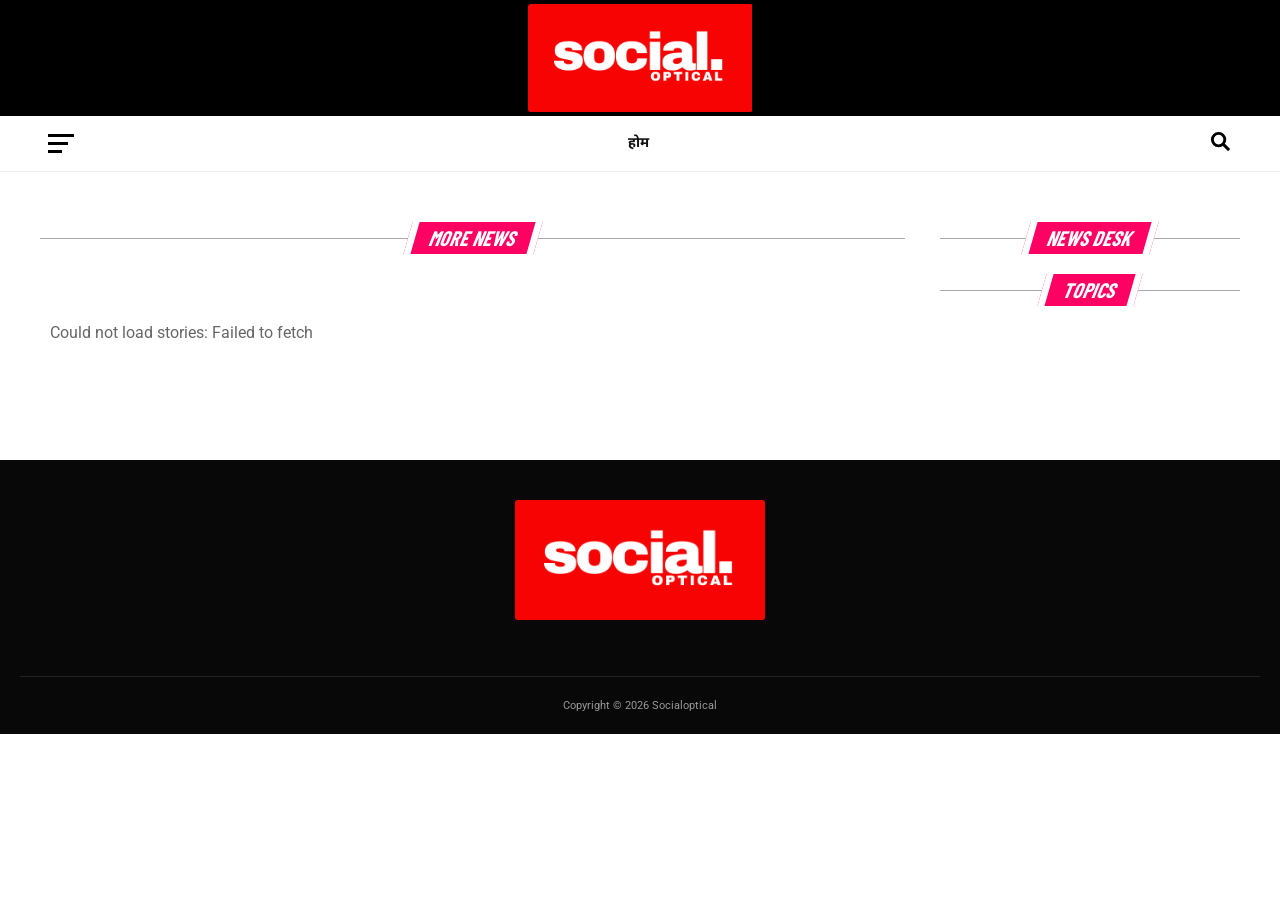
<file: index.html>
<!doctype html>
<html lang="hi"><head><meta charset="utf-8"><meta name="viewport" content="width=device-width,initial-scale=1"><link rel="icon" type="image/svg+xml" href="/favicon.svg?v=20261025-social-logo"><title>Socialoptical — News & Updates</title><meta name="description" content="News, updates and perspectives from Socialoptical. Explore Punjab, national news, world, business and more."><link rel="stylesheet" href="/news.css?v=20261114-second-ad"></head>
<body>
<header class="masthead"><a href="/" class="brand" aria-label="Socialoptical home"><img class="socialoptical-logo" src="/assets/brand/socialoptical-logo.png" alt="Social Optical" width="1172" height="564" fetchpriority="high"></a></header>
<div class="nav-shell"><nav class="navigation wrap" aria-label="Main navigation"><button class="menu-toggle" onclick="toggleMenu()" aria-label="Open category menu" aria-controls="menuPanel" aria-expanded="false"><span></span><span></span><span></span></button><div id="navigation" class="nav-links"><a href="/">होम</a></div><button class="search-toggle" aria-label="Search news" onclick="toggleSearch()"><svg width="23" height="23" viewBox="0 0 24 24" fill="none" stroke="currentColor" stroke-width="3" aria-hidden="true"><circle cx="10" cy="10" r="6.5"/><path d="m15 15 6 6"/></svg></button></nav><div class="wrap"><div id="menuPanel" class="menu-panel" hidden></div><div id="searchbar" class="searchbar" hidden><label for="search">Search stories</label><input id="search" type="search" placeholder="खबर खोजें…" autocomplete="off"><button onclick="clearSearch()">Clear</button></div></div></div>
<main id="databaseNews" class="wrap"><h1 id="feedHeading" class="archive-heading" hidden></h1><section id="homeTop" class="home-top" aria-label="Top stories" hidden><aside class="trending-column"><h2 class="section-label"><span>Trending</span></h2><div id="trendingPosts"></div></aside><div id="leadPosts" class="lead-column"></div><aside class="latest-column"><div id="homepageAdSlot"></div><h2 class="section-label"><span>Latest</span></h2><div id="latestPosts"></div></aside></section><div id="categorySections" class="category-sections"></div><section class="more-section"><div class="news-layout"><div><h2 id="moreHeading" class="section-label"><span>More news</span></h2><div id="livePosts" class="news-list"><p class="empty">Loading stories…</p></div><button id="loadMore" class="load-more" onclick="loadFeed(true)" hidden>More posts</button><p id="feedState" class="feed-state" role="status" aria-live="polite"></p></div><aside class="news-sidebar"><h2 class="section-label"><span>News desk</span></h2><div id="sideLatest"></div><div id="sidebarAdSlot"></div><h2 class="section-label"><span>Topics</span></h2><div id="topicLinks" class="tag-links"></div></aside></div></section></main>
<footer class="footer"><a class="footer-brand" href="/" aria-label="Socialoptical home"><img class="socialoptical-footer-logo" src="/assets/brand/socialoptical-logo.png" alt="Social Optical" width="1172" height="564" loading="lazy"></a><nav id="footerCategories" aria-label="Footer categories"></nav><p>Copyright © 2026 Socialoptical</p></footer>
<script src="/media-urls.js?v=20261025-social-logo"></script><script src="/db-config.js"></script><script src="/db-client.js?v=20261023c"></script><script src="/content-safe.js?v=20261025-social-logo"></script><script src="/ads-render.js?v=20261107-sidebar-slugs"></script><script src="/post-urls.js?v=20261114-shared-routes"></script><script src="/news-db.js?v=20261114-second-ad"></script></body></html>
</file>
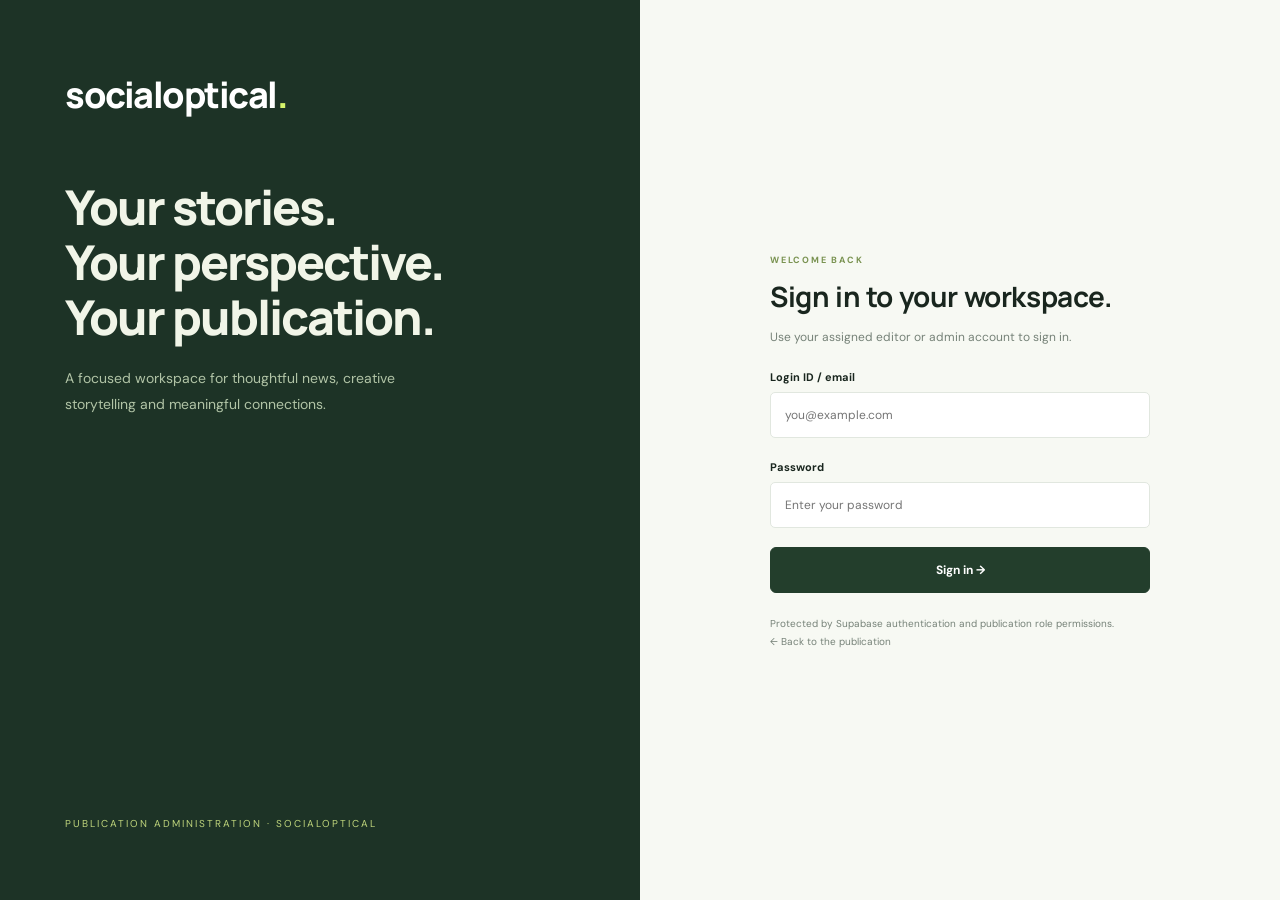
<file: admin/index.html>
<!doctype html><html lang="en"><head><meta charset="utf-8"><meta name="viewport" content="width=device-width,initial-scale=1"><title>Socialoptical Admin — Import content</title><style>
@import url('https://fonts.googleapis.com/css2?family=DM+Sans:wght@400;500;600;700&family=Manrope:wght@500;600;700;800&display=swap');
:root{--ink:#19261e;--muted:#768278;--line:#e1e7df;--green:#d6f46b;--paper:#f6f8f3}*{box-sizing:border-box}body{margin:0;background:var(--paper);color:var(--ink);font:14px 'DM Sans',sans-serif}button,input,select{font:inherit}button{cursor:pointer}a{color:inherit;text-decoration:none}button:focus-visible,input:focus-visible,a:focus-visible,select:focus-visible{outline:3px solid #83a746;outline-offset:3px}.app{display:grid;grid-template-columns:232px 1fr;min-height:100vh}.sidebar{background:#192b21;color:#d9e3d5;padding:31px 18px;position:fixed;inset:0 auto 0 0;width:232px;display:flex;flex-direction:column}.logo{font:800 24px Manrope;letter-spacing:-1.5px;color:#fff}.logo span{color:var(--green)}.brand small{font-size:9px;letter-spacing:2px;display:block;margin:9px 0 34px;color:#9fb29f}.nav-label{font-size:9px;letter-spacing:1.6px;color:#7f9a85;margin:20px 14px 10px}.nav{display:flex;flex-direction:column;gap:5px}.nav button{display:flex;align-items:center;gap:12px;text-align:left;border:0;border-radius:7px;color:#bacab8;background:none;padding:13px 14px;font-size:12px}.nav button.active{color:#17251b;background:var(--green);font-weight:700}.nav button i{font-style:normal;font-size:17px;width:20px}.sidebar-bottom{margin-top:auto;border-top:1px solid #3a4b3e;padding:22px 10px 0;font-size:11px;color:#aec0ab}.sidebar-bottom a{display:block;margin-top:12px;color:#e2eadd}.main{grid-column:2}.topbar{height:74px;display:flex;justify-content:space-between;align-items:center;background:#fff;border-bottom:1px solid var(--line);padding:0 38px;font-size:11px;color:var(--muted)}.topbar strong{color:var(--ink);font-weight:500}.right{display:flex;align-items:center;gap:15px}.status{border:1px solid var(--line);padding:7px 10px;border-radius:20px;font-size:10px;color:#6c7d6b}.avatar{width:32px;height:32px;background:#e8eedf;border-radius:50%;display:grid;place-items:center;font-size:11px;color:#3d5938}.content{max-width:1260px;margin:auto;padding:36px 38px}.eyebrow{font-size:9px;font-weight:700;letter-spacing:1.8px;color:#799250;text-transform:uppercase}h1{font:800 30px Manrope;letter-spacing:-1px;margin:8px 0 10px}h2{font:700 17px Manrope;letter-spacing:-.4px;margin:0}p{color:var(--muted);line-height:1.7;font-size:12px}.heading{display:flex;justify-content:space-between;align-items:center;gap:20px}.btn{border:1px solid var(--line);border-radius:6px;background:#fff;color:var(--ink);padding:11px 17px;font-size:11px;font-weight:700;display:inline-block}.btn.primary{background:#233e2c;color:#fff;border-color:#233e2c}.btn.lime{background:var(--green);border-color:var(--green);color:#203019}.btn:disabled{opacity:.4;cursor:not-allowed}.notice{border:1px solid #d8e3ca;background:#edf3e5;border-radius:7px;padding:13px 17px;font-size:11px;line-height:1.7;margin:20px 0;color:#526749}.notice.amber{background:#fff7e9;border-color:#eedfbe;color:#816939}.steps{display:flex;border:1px solid var(--line);background:white;border-radius:8px;margin:23px 0;overflow:hidden}.step{flex:1;padding:18px;font-size:11px;border-right:1px solid var(--line);display:flex;align-items:center;gap:10px;color:var(--muted)}.step:last-child{border:0}.step b{width:25px;height:25px;border-radius:50%;background:#f1f3ee;display:grid;place-items:center;font-size:10px}.step.active{color:var(--ink);font-weight:700}.step.active b{background:var(--green)}.layout{display:grid;grid-template-columns:minmax(0,1fr) 295px;gap:22px}.card{background:#fff;border:1px solid var(--line);border-radius:9px;overflow:hidden;margin-bottom:22px}.card-head{padding:21px 24px;border-bottom:1px solid var(--line);display:flex;justify-content:space-between;align-items:center}.card-head small{font-size:10px;color:var(--muted)}.card-body{padding:24px}.drop{border:1.5px dashed #bdcdb3;background:#fafcf7;border-radius:7px;padding:36px 20px;text-align:center;cursor:pointer;display:block}.drop.drag{border-color:#739b41;background:#eff7df}.file-icon{background:#e9f0df;width:54px;height:54px;border-radius:13px;display:grid;place-items:center;margin:auto auto 16px;font-size:23px;color:#577247}.drop strong{font-size:14px}.drop p{font-size:11px;margin:9px 0 15px}.drop span{display:block;font-size:9px;color:#96a18f;margin-top:15px}#file{position:absolute;width:1px;height:1px;overflow:hidden;opacity:0}.selected{display:flex;align-items:center;gap:13px;border:1px solid var(--line);border-radius:6px;padding:13px;margin-top:15px}.selected b{font-size:11px;display:block}.selected small{font-size:10px;color:var(--muted)}.selected button{margin-left:auto;background:transparent;border:0;font-size:18px;color:var(--muted)}.field{margin:0 0 19px}.field label,.label{display:block;font-size:11px;font-weight:700;margin-bottom:8px}.field input,.field select{width:100%;padding:11px 12px;background:#fff;border:1px solid var(--line);border-radius:5px;color:var(--ink);font-size:12px}.field small{display:block;font-size:10px;color:var(--muted);line-height:1.6;margin-top:6px}.row{display:grid;grid-template-columns:1fr 1fr;gap:15px}.option{display:flex;gap:10px;align-items:start;border:1px solid var(--line);padding:14px;border-radius:6px;margin-bottom:10px;font-size:11px;line-height:1.6}.option input{accent-color:#57773d}.option b{display:block}.option small{color:var(--muted);font-size:10px;display:block}.option.selected-option{background:#f6faef;border-color:#bbcf9c}.card-footer{display:flex;align-items:center;justify-content:space-between;padding:18px 24px;background:#fcfdfb;border-top:1px solid var(--line);gap:15px;font-size:10px;color:var(--muted)}.summary-row{display:flex;justify-content:space-between;font-size:11px;padding:12px 0;border-bottom:1px solid var(--line);gap:10px}.summary-row:last-child{border:0}.summary-row span{color:var(--muted)}.tag{font-size:9px;padding:4px 7px;border-radius:4px;background:#edf3e4;color:#6a824b}.rail-note{padding:20px;background:#eaf0e2;border-radius:8px}.rail-note h3{font:700 15px Manrope;margin:0 0 8px}.rail-note p{font-size:11px}.rail-note code{font-size:10px;word-break:break-all;color:#57713c}.checklist{padding:0;list-style:none;margin:15px 0 0}.checklist li{font-size:10px;line-height:1.6;color:#6a7e61;padding:6px 0}.checklist li:before{content:'✓';margin-right:8px;color:#5a7b36}.stats{display:grid;grid-template-columns:repeat(4,1fr);gap:12px;margin-bottom:20px}.stat{border:1px solid var(--line);border-radius:7px;padding:16px;background:#fff}.stat b{font:800 25px Manrope;display:block}.stat span{font-size:10px;color:var(--muted)}.table-scroll{overflow:auto}table{width:100%;border-collapse:collapse;font-size:11px}th,td{padding:14px 20px;border-bottom:1px solid var(--line);text-align:left}th{font-size:9px;text-transform:uppercase;letter-spacing:.7px;color:var(--muted);background:#fafbf8}td.title{max-width:400px}td a{color:#6b8a44;text-decoration:underline}td code{font-size:10px;word-break:break-all}.empty{text-align:center;padding:40px 20px;color:var(--muted);font-size:12px}.tabs{display:flex;gap:20px;margin:16px 0}.tabs button{background:none;border:0;border-bottom:2px solid transparent;padding:9px 0;color:var(--muted);font-size:11px}.tabs button.active{border-color:#7e9d42;color:var(--ink);font-weight:700}.hidden{display:none!important}.error{color:#a34438;font-size:11px;line-height:1.7}.feedback{font-size:11px;line-height:1.8;margin:14px 0;color:#637b48;white-space:pre-line}.help{font-size:10px;border-top:1px solid var(--line);padding-top:15px;margin-top:25px;color:var(--muted)}.help a{text-decoration:underline}.connection{display:flex;align-items:center;gap:7px}.connection:before{content:'';width:6px;height:6px;background:#c99d4f;border-radius:50%}.mobile-logo{display:none}.warning-list{font-size:11px;color:#8b7044;line-height:1.8;padding-left:18px}.toolbar{display:flex;justify-content:space-between;align-items:center;gap:12px}.toolbar input{border:1px solid var(--line);padding:9px 12px;border-radius:5px;font-size:11px}.footer{font-size:10px;color:var(--muted);display:flex;justify-content:space-between;margin-top:30px}.modal{border:1px solid var(--line);border-radius:12px;padding:28px;max-width:600px;width:calc(100% - 30px);color:var(--ink)}.modal::backdrop{background:#15251dc9}.modal header{display:flex;justify-content:space-between;align-items:center}.modal button.close{border:0;background:none;font-size:22px}.modal li{font-size:12px;line-height:1.8;color:var(--muted)}
@media(max-width:1150px){.layout{grid-template-columns:1fr}.rail{display:grid;grid-template-columns:1fr 1fr;gap:20px}.content{padding:28px}.sidebar{width:205px}.app{grid-template-columns:205px 1fr}.topbar{padding:0 28px}}@media(max-width:750px){.sidebar{position:static;width:auto;padding:15px 18px;grid-column:1}.brand,.nav-label,.sidebar-bottom{display:none}.nav{flex-direction:row;overflow:auto;gap:8px}.nav button{white-space:nowrap;padding:10px;font-size:10px}.nav button i{font-size:14px;width:auto}.app{display:block}.topbar{height:60px;padding:0 18px}.topbar>span{display:none}.mobile-logo{display:block;font:800 19px Manrope;color:#253e2a;letter-spacing:-1px}.content{padding:25px 18px}.heading{align-items:start}.heading .btn{padding:10px;font-size:10px}h1{font-size:25px}.steps{margin:18px 0}.step{padding:12px 8px;font-size:9px;gap:6px}.step b{width:21px;height:21px;flex-shrink:0}.card-head{padding:18px}.card-body{padding:18px}.row{grid-template-columns:1fr;gap:0}.rail{display:block}.stats{grid-template-columns:1fr 1fr}.card-footer{padding:16px;align-items:start}.footer{display:block;line-height:2}.toolbar{align-items:start;flex-direction:column}.drop{padding:30px 12px}.right{gap:8px}.status{font-size:8px}.connection{font-size:9px}.card-head h2{font-size:15px}}
[hidden]{display:none!important}body:not(.admin-authenticated) .app{display:none!important}#loginGate[hidden]{display:none!important}</style><link rel="stylesheet" href="/admin/editor.css?v=20261114-placement-selector-2"></head><body><section id="loginGate"><aside class="login-brand"><div><a class="logo" href="/">socialoptical<span>.</span></a><h1>Your stories.<br>Your perspective.<br>Your publication.</h1><p>A focused workspace for thoughtful news, creative storytelling and meaningful connections.</p></div><div class="login-label">PUBLICATION ADMINISTRATION · SOCIALOPTICAL</div></aside><main class="login-form-area"><div class="login-card"><span class="eyebrow">Welcome back</span><h2>Sign in to your workspace.</h2><p>Use your assigned editor or admin account to sign in.</p><form id="loginGateForm"><div class="field"><label for="loginGateEmail">Login ID / email</label><input id="loginGateEmail" type="email" autocomplete="username" placeholder="you@example.com" required></div><div class="field"><label for="loginGatePassword">Password</label><input id="loginGatePassword" type="password" autocomplete="current-password" placeholder="Enter your password" required></div><button class="btn primary" id="loginGateSubmit" type="submit">Sign in →</button></form><div class="editor-message" id="loginGateMessage" role="status" aria-live="polite"></div><div class="login-security">Protected by Supabase authentication and publication role permissions.<br><a href="/">← Back to the publication</a></div></div></main></section><div class="app"><aside class="sidebar"><a class="brand" href="/"><div class="logo">socialoptical<span>.</span></div><small>PUBLICATION MANAGER</small></a><div class="nav-label">WORKSPACE</div><nav class="nav" aria-label="Admin navigation"><button onclick="section('overview')" data-nav="overview"><i>▦</i>Overview</button><button onclick="section('posts')" data-nav="posts"><i>▤</i>Posts</button><button onclick="newPost()" data-nav="editor"><i>＋</i>Add post</button><button onclick="section('media')" data-nav="media"><i>▧</i>Media library</button><button class="active" onclick="section('import')" data-nav="import"><i>↥</i>Import content</button><button onclick="section('ads')" data-nav="ads"><i>◫</i>Advertisements</button></nav><div class="sidebar-bottom"><span>Socialoptical.in</span><a href="/">View publication ↗</a><a href="#" onclick="event.preventDefault();openHelp()">Import documentation ↗</a></div></aside><div class="main"><header class="topbar"><span>Workspace &nbsp;/&nbsp; Content &nbsp;/&nbsp; <strong id="breadcrumb">Import content</strong></span><a class="mobile-logo" href="/">socialoptical.</a><div class="right"><span class="connection">Supabase connected</span><span class="status">CONTENT IMPORT</span><span class="avatar" aria-label="Preview workspace">SO</span></div></header><main class="content"><section id="importView"><div class="heading"><div><span class="eyebrow">Bring your stories with you</span><h1>Import your publication.</h1><p>Read your WordPress MySQL export. Keep your images right where they are.</p></div><button class="btn" onclick="openHelp()">How it works ↗</button></div><div class="notice">Large-file import preparation · Your SQL file is analysed in this browser and is not uploaded or executed. Review the results and export a migration JSON file. Large-file processing depends on available browser memory. Sign in as an authorized publication admin to save reviewed posts and taxonomy into Supabase.</div><div class="steps"><div class="step active" id="step1"><b>1</b>Choose source</div><div class="step" id="step2"><b>2</b>Review content</div><div class="step" id="step3"><b>3</b>Export migration</div></div><div class="layout"><div><div class="card"><div class="card-head"><h2>WordPress database export</h2><small>.sql · UTF-8 · up to 400 MB</small></div><div class="card-body"><label class="drop" id="drop" for="file"><div class="file-icon">↥</div><strong>Drop your MySQL file here</strong><p>or choose an uncompressed WordPress SQL export · 200 MB files accepted</p><span class="btn">Browse files</span><span>Read in 1 MB chunks in a background worker. No SQL commands are executed.</span></label><input id="file" type="file" accept=".sql,text/plain,application/sql" onchange="pickFile(this.files[0])"><div id="selected" class="selected hidden"><span style="font-size:23px">▤</span><div><b id="fileName"></b><small id="fileSize"></small></div><button onclick="clearFile()" aria-label="Remove selected file">×</button></div><div class="feedback" id="feedback" role="status" aria-live="polite"></div></div></div><div class="card"><div class="card-head"><h2>Import preferences</h2><span class="tag">PRESERVE ORIGINAL MEDIA</span></div><div class="card-body"><div class="row"><div class="field"><label for="source">Original website URL</label><input id="source" type="url" value="https://socialoptical.in" autocomplete="off"><small>Used to resolve relative upload paths. Existing absolute media URLs stay unchanged.</small></div><div class="field"><label for="prefix">WordPress table prefix</label><input id="prefix" value="" placeholder="Auto-detect (e.g. wp_)"><small>If multiple WordPress sites are detected, enter the exact prefix you want.</small></div></div><div class="row"><div class="field"><label for="from">Published from (source local date)</label><input id="from" type="date" value="2026-07-18"></div><div class="field"><label for="to">Published through (inclusive)</label><input id="to" type="date" value="2026-10-18"></div></div><label class="option selected-option"><input type="radio" checked name="mediaMode"><span><b>Keep attachments on the original server</b><small>Preserve attachment URLs and article HTML references. No image downloads or uploads.</small></span></label><label class="option"><input type="checkbox" id="publishedOnly" checked><span><b>Published posts only</b><small>Exclude drafts, private posts, revisions and trash from the migration.</small></span></label><div class="notice amber" style="margin-bottom:0">Keep the original uploads folder available after switching your domain. If the new site uses the same hostname, route <code>/wp-content/uploads/</code> to the old media host or use a dedicated media domain. DNS changes alone do not preserve old image paths.</div></div><div class="card-footer"><span>Analyse first. Review every import before saving.</span><button class="btn primary" id="analyse" disabled onclick="analyse()">Analyse SQL file &nbsp;→</button></div></div></div><aside class="rail"><div class="card"><div class="card-head"><h2>Migration summary</h2></div><div class="card-body"><div class="summary-row"><span>Source</span><b>WordPress / MySQL</b></div><div class="summary-row"><span>Date range</span><b id="summaryDates">18 Jul – 18 Oct 2026</b></div><div class="summary-row"><span>Attachments</span><b>Original URLs</b></div><div class="summary-row"><span>SQL execution</span><b>Never</b></div><div class="summary-row"><span>Target database</span><b style="color:#52783a">Supabase connected</b></div></div></div><div class="rail-note"><h3>Your media stays put.</h3><p>Article images and featured images reference the same files on your existing server.</p><code>https://socialoptical.in/<br>wp-content/uploads/…</code><ul class="checklist"><li>Keep original post IDs for deduplication</li><li>Preserve Hindi and Punjabi text</li><li>Detect featured-image relationships</li><li>Include source slugs and categories</li><li>Exclude users, passwords and options</li></ul></div></aside></div></section><section id="reviewView" class="hidden"><div class="heading"><div><span class="eyebrow">Content preparation</span><h1 id="reviewHeading">Review imported content.</h1><p id="reviewIntro">Upload and analyse a SQL file to see your content here.</p></div><button class="btn" onclick="section('import')">← Import settings</button></div><div class="notice" id="reviewNotice">Review your source records, then use Import posts + categories + tags to save them into Supabase.</div><div class="stats" id="stats"></div><div class="card"><div class="card-head toolbar"><h2 id="tableHeading">Detected posts</h2><div><input type="search" id="filter" placeholder="Search titles or source IDs…" aria-label="Search imported content" oninput="renderTable()"></div></div><div class="table-scroll"><table><thead id="thead"></thead><tbody id="tbody"></tbody></table></div><div class="card-footer"><span id="rowCount">No content analysed</span><button class="btn" onclick="exportManifest()" id="exportBtn" disabled>Export migration JSON ↓</button></div></div><div id="warnings" class="notice amber hidden"></div><div class="card"><div class="card-head"><h2>Save to the new CMS</h2><span class="tag">SUPABASE CONNECTED</span></div><div class="card-body"><p>Posts, categories and tags are saved together in batches. Published posts with past publication dates become visible on the homepage. Drafts and future posts remain private. Original image URLs stay unchanged.</p><button class="btn primary" id="databaseImport" onclick="importDatabase()" disabled>Sign in as admin to import</button> <button class="btn" onclick="connectionDialog()">Admin sign in</button><div class="feedback" id="dbSaveStatus" role="status"></div></div></div></section><section id="adsView" class="hidden"><div class="heading"><div><span class="eyebrow">Advertising</span><h1>One format. Clear visibility.</h1><p>Every Socialoptical placement uses a 300 × 250 medium rectangle.</p></div></div><div class="notice">Active Google placements request ads on the public website. This admin preview does not request paid impressions.</div><div class="card"><div class="card-head"><h2>Placement plan</h2></div><div class="table-scroll"><table><thead><tr><th>Placement</th><th>Size</th><th>Display rule</th><th>Status</th></tr></thead><tbody><tr><td>Lead news sidebar</td><td>300 × 250</td><td>Beside lead stories; mobile in-flow</td><td>Sample</td></tr><tr><td>Latest-news feed</td><td>300 × 250</td><td>Between editorial rows</td><td>Sample</td></tr><tr><td>Desktop article rail</td><td>300 × 250</td><td>Sticky within content column</td><td>Sample</td></tr><tr><td>Article content</td><td>300 × 250</td><td>Between paragraphs</td><td>Sample</td></tr></tbody></table></div></div></section><section id="overviewView" class="hidden"><div class="heading"><div><span class="eyebrow">Live publication</span><h1>Your publication at a glance.</h1><p>Counts read directly from Supabase, across all posts.</p></div><button class="btn" onclick="loadOverview()">Refresh counts ↻</button></div><div class="stats" id="databaseStats"></div><p id="overviewMessage" role="status" aria-live="polite"></p><div class="inline-actions"><button class="btn primary" onclick="newPost()">＋ Add new post</button><button class="btn" onclick="section('posts')">Manage posts</button><a class="btn" href="/">View homepage ↗</a></div></section><section id="dbPostsView" class="hidden"><div class="heading"><div><span class="eyebrow">Editorial workspace</span><h1>Your stories.</h1><p>Manage the publication. Give every story a sharper perspective.</p></div><button class="btn primary" onclick="newPost()">＋ Add new post</button></div><div id="postsLock" class="lock-notice hidden">Sign in as a publication admin to manage posts. <button class="btn" onclick="connectionDialog()">Sign in</button></div><div class="card"><div class="card-head toolbar"><div class="post-filter"><input id="dbPostSearch" type="search" placeholder="Search news titles…" oninput="queuePostSearch()" aria-label="Search posts"><select id="dbPostStatus" onchange="dbPostPage=0;loadDbPosts()" aria-label="Filter status"><option value="">All statuses</option><option value="publish">Published / scheduled</option><option value="draft">Drafts</option><option value="pending">Pending review</option><option value="private">Private</option><option value="trash">Trash</option></select></div><span id="dbPostCount" class="label-note"></span></div><div class="table-scroll"><table><thead><tr><th>Story</th><th>Status</th><th>Published</th><th>Action</th></tr></thead><tbody id="dbPostRows"><tr><td colspan="4" class="empty">Sign in to load your publication.</td></tr></tbody></table></div><div class="card-footer"><span id="postsFeedback" role="status"></span><div class="pager"><button class="btn" id="prevPosts" onclick="dbPostPage--;loadDbPosts()" disabled>← Previous</button><button class="btn" id="nextPosts" onclick="dbPostPage++;loadDbPosts()">Next →</button></div></div></div></section>
<section id="postEditorView" class="hidden"><div class="heading"><div><span class="eyebrow">Create something worth reading</span><h1 id="editorHeading">Write a new story.</h1></div><div class="save-bar"><button class="btn" onclick="section('posts')">← Posts</button><a class="btn hidden" id="viewPublishedPost" href="/" target="_blank" rel="noopener">View on website ↗</a><button class="btn" onclick="previewPost()">Preview</button><button class="btn lime" type="button" onclick="publishNow()">Publish now</button><button class="btn primary" id="savePostButton" onclick="savePost()">Save post</button></div></div><div class="editor-message" id="editorMessage" role="status"></div><div id="editorLock" class="lock-notice hidden">Sign in as a publication admin to save. <button class="btn" onclick="connectionDialog()">Sign in</button></div><fieldset class="editor-fieldset" id="editorFieldset"><div class="editor-layout"><div><div class="card"><div class="card-body"><input id="postTitle" class="editor-title" placeholder="Your headline goes here…" maxlength="500" aria-label="Post title"><div class="field" style="margin:18px 0 0"><label for="postSlug">URL slug</label><input id="postSlug" placeholder="your-story-title"><small>Public article links use a stable post ID, so editing the slug will not break those links.</small></div></div><div class="editor-toolbar" aria-label="Article formatting"><select aria-label="Text style" onchange="formatText('formatBlock',this.value)"><option value="p">Paragraph</option><option value="h2">Heading 2</option><option value="h3">Heading 3</option><option value="blockquote">Quote</option></select><button type="button" onmousedown="event.preventDefault()" onclick="formatText('bold')" aria-label="Bold"><b>B</b></button><button type="button" onmousedown="event.preventDefault()" onclick="formatText('italic')" aria-label="Italic"><i>I</i></button><button type="button" onmousedown="event.preventDefault()" onclick="formatText('underline')" aria-label="Underline"><u>U</u></button><button type="button" onmousedown="event.preventDefault()" onclick="formatText('insertUnorderedList')">• List</button><button type="button" onmousedown="event.preventDefault()" onclick="formatText('insertOrderedList')">1. List</button><button type="button" onmousedown="event.preventDefault()" onclick="addEditorLink()">Link ↗</button><button type="button" onclick="addEditorImage()">Image URL</button><button type="button" onclick="document.getElementById('bodyImageFile').click()">Upload image</button><button type="button" onmousedown="event.preventDefault()" onclick="formatText('undo')" aria-label="Undo">↶</button><button type="button" onmousedown="event.preventDefault()" onclick="formatText('redo')" aria-label="Redo">↷</button><button type="button" onmousedown="event.preventDefault()" onclick="formatText('removeFormat')">Clear style</button></div><div id="postBody" class="writing-area" contenteditable="true" role="textbox" aria-label="Article body" aria-multiline="true"></div><div class="editor-meta"><span id="wordCount">0 words · 0 min read</span><span id="localSaveState">Local draft not saved</span></div><input type="file" accept="image/png,image/jpeg,image/webp,image/gif" id="bodyImageFile" hidden onchange="uploadEditorImage(this.files[0],false)"></div><div class="card"><div class="card-head"><h2>Excerpt & search appearance</h2></div><div class="card-body"><div class="field"><label for="postExcerpt">Short summary</label><textarea id="postExcerpt" maxlength="1000" placeholder="A clear introduction to your story…"></textarea></div><div class="field"><label for="seoTitle">SEO title</label><input id="seoTitle" maxlength="160" placeholder="Leave blank to use the headline"></div><div class="field"><label for="seoDescription">SEO description</label><textarea id="seoDescription" maxlength="320" placeholder="A useful description for search and social sharing"></textarea><small>These fields update the article’s browser metadata. Full server-rendered SEO is part of the Next.js migration.</small></div></div></div></div><aside class="editor-sidebar"><div class="card"><div class="card-head"><h2>Publish</h2><span id="editorStatusBadge" class="status-badge">DRAFT</span></div><div class="card-body"><div class="field"><label for="postStatus">Visibility</label><select id="postStatus"><option value="draft">Draft</option><option value="publish">Published / scheduled</option><option value="private">Private</option><option value="trash">Trash</option><option value="pending">Pending review</option></select></div><div class="field"><label for="postPublishAt">Publication date & time</label><input id="postPublishAt" type="datetime-local"><small>Times use this device’s timezone. A future time keeps a published post hidden until it is due.</small></div><button class="btn full-width" type="button" onclick="restoreLocalDraft()">Restore local draft</button><p class="label-note">Autosave keeps a local copy in this browser. Use Save post to write changes to Supabase.</p></div></div><div class="card"><div class="card-head"><h2>Featured image</h2></div><div class="card-body"><img id="featuredPreview" class="featured-preview hidden" alt="Featured image preview"><div class="field"><label for="postFeatured">Original URL or uploaded image</label><input id="postFeatured" type="url" placeholder="https://…" oninput="showFeatured()"></div><button class="btn full-width" type="button" onclick="document.getElementById('featuredFile').click()">Upload image ↑</button><input id="featuredFile" type="file" accept="image/png,image/jpeg,image/webp,image/gif" hidden onchange="uploadEditorImage(this.files[0],true)"><small class="label-note">JPEG, PNG, WebP or GIF · maximum 5 MB. Uploaded files become publicly accessible.</small></div></div><div class="card"><div class="card-head"><h2>Categories</h2></div><div class="card-body"><div id="categoryOptions" class="term-options"></div><div class="field"><label for="newCategories">Add categories</label><input id="newCategories" placeholder="Comma-separated names"></div></div></div><div class="card"><div class="card-head"><h2>Tags</h2></div><div class="card-body"><div class="field"><label for="postTags">Tags, separated by commas</label><input id="postTags" placeholder="Punjab, Politics, Latest news" list="tagSuggestions"><datalist id="tagSuggestions"></datalist></div></div></div></aside></div></fieldset></section>
<section id="adManagerView" class="hidden"><div class="heading"><div><span class="eyebrow">Advertising workspace</span><h1>Put your brand in focus.</h1><p>Edit placement creatives and schedules. Every ad stays 300 × 250.</p></div><a class="btn" href="/" target="_blank" rel="noopener">View website ↗</a></div><div class="placement-controls"><label for="placementSelect">Choose advertisement to edit</label><div class="placement-picker-row"><select id="placementSelect" onchange="selectAd(this.value)"><option value="lead_sidebar">Homepage ad 1 — top</option><option value="lead_sidebar_second">Homepage ad 2 — below first ad</option><option value="feed">Between news rows</option><option value="article_sidebar">Article sidebar</option><option value="article_inline">Inside article content</option></select><button type="button" class="btn" onclick="selectAd('lead_sidebar_second')">Edit homepage ad 2</button></div><p>Choose ad 1 or ad 2 above. Each has its own Google header and body code, enabled switch and dates.</p></div><div class="placement-buttons" id="placementButtons"></div><div class="editor-message" id="adManagerMessage" role="status"></div><div id="adsLock" class="lock-notice hidden">Sign in as a publication admin to edit advertisements. <button class="btn" onclick="connectionDialog()">Sign in</button></div><fieldset id="adFieldset" class="editor-fieldset"><div class="ad-edit-grid"><div class="card"><div class="card-head"><h2 id="adPlacementName">Ad placement</h2><span class="status-badge">300 × 250 ONLY</span></div><div class="card-body"><div class="field"><label for="adProvider">Creative type</label><select id="adProvider" onchange="previewAd()"><option value="sample">Sample creative</option><option value="direct">Direct image banner</option><option value="google_ad_manager">Google Ad Manager unit</option></select></div><label class="option"><input id="adEnabled" type="checkbox"><span><b>Enable this placement</b><small>Disabled or out-of-schedule placements are hidden on the reader page.</small></span></label><div class="field"><label for="adLabel">Advertisement label</label><input id="adLabel" maxlength="80" value="Advertisement"></div><div id="directFields"><div class="field"><label for="adImage">Creative image URL</label><input id="adImage" type="url" placeholder="https://…" oninput="previewAd()"></div><button class="btn" type="button" onclick="document.getElementById('adImageFile').click()">Upload banner ↑</button><input type="file" id="adImageFile" accept="image/png,image/jpeg,image/webp,image/gif" hidden onchange="uploadBanner(this.files[0])"><p class="label-note">Use a 300 × 250 creative for the best result.</p><div class="field"><label for="adTarget">Destination URL</label><input id="adTarget" type="url" placeholder="https://advertiser.example"></div></div><div id="googleFields" class="hidden"><div class="google-code-heading"><div><h2>Paste your Google Ad Manager tags</h2><p>Copy the two tag blocks from Google Ad Manager → Ad unit → Tags.</p></div><span class="status-badge">GOOGLE PUBLISHER TAG · 300 × 250</span></div><div class="google-code-grid"><div class="google-code-card"><div class="google-code-title"><span class="code-step">1</span><div><h3>Document header</h3><small>The code Google provides for &lt;head&gt;.</small></div><button class="btn" type="button" onclick="clearGoogleTag('header')">Clear</button></div><textarea id="adHeaderCode" spellcheck="false" autocomplete="off" maxlength="100000" aria-label="Google Ad Manager document header code" placeholder="&lt;script async src=…&gt;&lt;/script&gt;&#10;&lt;script&gt;&#10;  googletag.defineSlot('/22932458576/IPS', [300, 250], 'div-gpt-ad-…')&#10;&lt;/script&gt;" oninput="googleTagChanged()"></textarea><p>Paste the complete Document header block, including its script tags.</p></div><div class="google-code-card"><div class="google-code-title"><span class="code-step">2</span><div><h3>Document body</h3><small>The code Google provides for &lt;body&gt;.</small></div><button class="btn" type="button" onclick="clearGoogleTag('body')">Clear</button></div><textarea id="adBodyCode" spellcheck="false" autocomplete="off" maxlength="100000" aria-label="Google Ad Manager document body code" placeholder="&lt;div id='div-gpt-ad-…'&gt;&#10;  &lt;script&gt;&#10;    googletag.display('div-gpt-ad-…');&#10;  &lt;/script&gt;&#10;&lt;/div&gt;" oninput="googleTagChanged()"></textarea><p>Paste the matching Document body block. All slot IDs must match.</p></div></div><div class="google-validate"><button class="btn" type="button" onclick="validateGoogleTag()">Validate & extract settings</button><span id="googleTagStatus" role="status" aria-live="polite">Paste both blocks to validate.</span></div><div class="row"><div class="field"><label for="adUnitPath">Detected ad-unit path</label><input id="adUnitPath" placeholder="/22932458576/IPS" readonly></div><div class="field"><label for="adSlotId">Detected slot ID</label><input id="adSlotId" placeholder="div-gpt-ad-…" readonly></div></div><div class="notice">Both tag blocks are stored for admins only. Validation extracts the ad-unit settings; pasted scripts are not executed. Live delivery uses the extracted ad-unit path and unique 300 × 250 slots. Without a consent platform, requests use limited-ad mode. Campaign reporting is available in Google Ad Manager.</div></div><div class="row"><div class="field"><label for="adStarts">Starts (optional)</label><input id="adStarts" type="datetime-local"></div><div class="field"><label for="adEnds">Ends (optional)</label><input id="adEnds" type="datetime-local"></div></div><button class="btn primary" id="saveAdButton" type="button" onclick="saveAdUnit()">Save advertisement</button></div></div><aside class="ad-preview-box"><span class="label-note">CREATIVE PREVIEW · 300 × 250</span><div id="adPreviewFrame" class="ad-preview-frame">Sample advertisement</div><p class="label-note">This preview does not generate paid ad impressions. Changes go live after saving, within the placement’s schedule.</p></aside></div></fieldset></section>
<dialog id="postPreviewDialog" class="modal article-preview"><header><h2>Article preview</h2><button class="close" onclick="document.getElementById('postPreviewDialog').close()" aria-label="Close preview">×</button></header><article id="postPreviewContent" class="article-preview-body"></article></dialog>
<footer class="footer"><span>Socialoptical · Publication manager preview</span><span>Browser-local SQL analysis · Supabase stores approved imports</span></footer></main></div></div><dialog class="modal" id="help"><header><h2>From SQL file to reviewed content</h2><button class="close" onclick="document.getElementById('help').close()" aria-label="Close">×</button></header><ol><li>Export the original WordPress database as UTF-8 SQL from phpMyAdmin. Plain CREATE TABLE and INSERT INTO … VALUES dumps are supported, up to 400 MB. Individual SQL statements must be under 32 MB.</li><li>Select the file and confirm the source URL, table prefix and date range. Compressed files, INSERT … SELECT, binary dumps and nonstandard SQL are not supported.</li><li>Analyse the file. Review posts, featured image mappings, categories and media paths.</li><li>Export the normalized migration JSON. No tables, users, credentials or scripts are executed.</li><li>To save posts, sign in as a publication admin and run the database import. Original media URLs must remain reachable; reachability is not checked by this preview.</li></ol><div class="notice amber">The SQL file can contain sensitive data. Prefer a content-only export. This tool reads it locally, ignores users/options, and does not send the file to a server.</div></dialog><script src="/db-config.js?v=20261023-editor-role"></script><script src="/db-client.js?v=20261023-editor-role"></script><script src="/admin/admin.js?v=20261023-editor-role"></script><script src="/admin/db-admin.js?v=20261023-editor-role"></script><script src="/content-safe.js?v=20261023-editor-role"></script><script src="/admin/google-tag-parser.js?v=20261023-editor-role"></script><script src="/admin/editor.js?v=20261114-placement-selector-2"></script><script src="/admin/sync-status.js?v=20261024"></script></body></html>
</file>
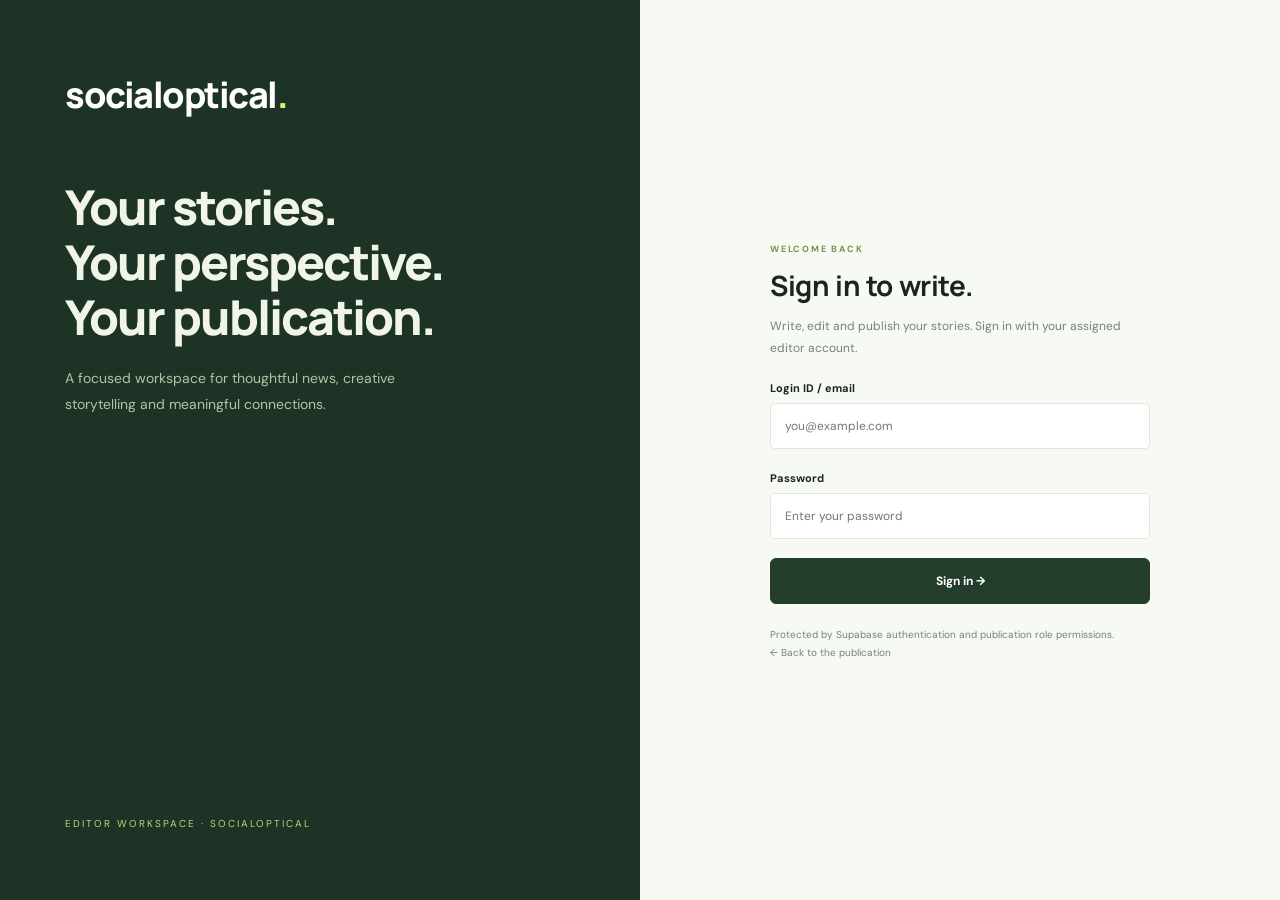
<file: editor/index.html>
<!doctype html><html lang="en"><head><meta charset="utf-8"><meta name="viewport" content="width=device-width,initial-scale=1"><title>Socialoptical — Editor login</title><style>
@import url('https://fonts.googleapis.com/css2?family=DM+Sans:wght@400;500;600;700&family=Manrope:wght@500;600;700;800&display=swap');
:root{--ink:#19261e;--muted:#768278;--line:#e1e7df;--green:#d6f46b;--paper:#f6f8f3}*{box-sizing:border-box}body{margin:0;background:var(--paper);color:var(--ink);font:14px 'DM Sans',sans-serif}button,input,select{font:inherit}button{cursor:pointer}a{color:inherit;text-decoration:none}button:focus-visible,input:focus-visible,a:focus-visible,select:focus-visible{outline:3px solid #83a746;outline-offset:3px}.app{display:grid;grid-template-columns:232px 1fr;min-height:100vh}.sidebar{background:#192b21;color:#d9e3d5;padding:31px 18px;position:fixed;inset:0 auto 0 0;width:232px;display:flex;flex-direction:column}.logo{font:800 24px Manrope;letter-spacing:-1.5px;color:#fff}.logo span{color:var(--green)}.brand small{font-size:9px;letter-spacing:2px;display:block;margin:9px 0 34px;color:#9fb29f}.nav-label{font-size:9px;letter-spacing:1.6px;color:#7f9a85;margin:20px 14px 10px}.nav{display:flex;flex-direction:column;gap:5px}.nav button{display:flex;align-items:center;gap:12px;text-align:left;border:0;border-radius:7px;color:#bacab8;background:none;padding:13px 14px;font-size:12px}.nav button.active{color:#17251b;background:var(--green);font-weight:700}.nav button i{font-style:normal;font-size:17px;width:20px}.sidebar-bottom{margin-top:auto;border-top:1px solid #3a4b3e;padding:22px 10px 0;font-size:11px;color:#aec0ab}.sidebar-bottom a{display:block;margin-top:12px;color:#e2eadd}.main{grid-column:2}.topbar{height:74px;display:flex;justify-content:space-between;align-items:center;background:#fff;border-bottom:1px solid var(--line);padding:0 38px;font-size:11px;color:var(--muted)}.topbar strong{color:var(--ink);font-weight:500}.right{display:flex;align-items:center;gap:15px}.status{border:1px solid var(--line);padding:7px 10px;border-radius:20px;font-size:10px;color:#6c7d6b}.avatar{width:32px;height:32px;background:#e8eedf;border-radius:50%;display:grid;place-items:center;font-size:11px;color:#3d5938}.content{max-width:1260px;margin:auto;padding:36px 38px}.eyebrow{font-size:9px;font-weight:700;letter-spacing:1.8px;color:#799250;text-transform:uppercase}h1{font:800 30px Manrope;letter-spacing:-1px;margin:8px 0 10px}h2{font:700 17px Manrope;letter-spacing:-.4px;margin:0}p{color:var(--muted);line-height:1.7;font-size:12px}.heading{display:flex;justify-content:space-between;align-items:center;gap:20px}.btn{border:1px solid var(--line);border-radius:6px;background:#fff;color:var(--ink);padding:11px 17px;font-size:11px;font-weight:700;display:inline-block}.btn.primary{background:#233e2c;color:#fff;border-color:#233e2c}.btn.lime{background:var(--green);border-color:var(--green);color:#203019}.btn:disabled{opacity:.4;cursor:not-allowed}.notice{border:1px solid #d8e3ca;background:#edf3e5;border-radius:7px;padding:13px 17px;font-size:11px;line-height:1.7;margin:20px 0;color:#526749}.notice.amber{background:#fff7e9;border-color:#eedfbe;color:#816939}.steps{display:flex;border:1px solid var(--line);background:white;border-radius:8px;margin:23px 0;overflow:hidden}.step{flex:1;padding:18px;font-size:11px;border-right:1px solid var(--line);display:flex;align-items:center;gap:10px;color:var(--muted)}.step:last-child{border:0}.step b{width:25px;height:25px;border-radius:50%;background:#f1f3ee;display:grid;place-items:center;font-size:10px}.step.active{color:var(--ink);font-weight:700}.step.active b{background:var(--green)}.layout{display:grid;grid-template-columns:minmax(0,1fr) 295px;gap:22px}.card{background:#fff;border:1px solid var(--line);border-radius:9px;overflow:hidden;margin-bottom:22px}.card-head{padding:21px 24px;border-bottom:1px solid var(--line);display:flex;justify-content:space-between;align-items:center}.card-head small{font-size:10px;color:var(--muted)}.card-body{padding:24px}.drop{border:1.5px dashed #bdcdb3;background:#fafcf7;border-radius:7px;padding:36px 20px;text-align:center;cursor:pointer;display:block}.drop.drag{border-color:#739b41;background:#eff7df}.file-icon{background:#e9f0df;width:54px;height:54px;border-radius:13px;display:grid;place-items:center;margin:auto auto 16px;font-size:23px;color:#577247}.drop strong{font-size:14px}.drop p{font-size:11px;margin:9px 0 15px}.drop span{display:block;font-size:9px;color:#96a18f;margin-top:15px}#file{position:absolute;width:1px;height:1px;overflow:hidden;opacity:0}.selected{display:flex;align-items:center;gap:13px;border:1px solid var(--line);border-radius:6px;padding:13px;margin-top:15px}.selected b{font-size:11px;display:block}.selected small{font-size:10px;color:var(--muted)}.selected button{margin-left:auto;background:transparent;border:0;font-size:18px;color:var(--muted)}.field{margin:0 0 19px}.field label,.label{display:block;font-size:11px;font-weight:700;margin-bottom:8px}.field input,.field select{width:100%;padding:11px 12px;background:#fff;border:1px solid var(--line);border-radius:5px;color:var(--ink);font-size:12px}.field small{display:block;font-size:10px;color:var(--muted);line-height:1.6;margin-top:6px}.row{display:grid;grid-template-columns:1fr 1fr;gap:15px}.option{display:flex;gap:10px;align-items:start;border:1px solid var(--line);padding:14px;border-radius:6px;margin-bottom:10px;font-size:11px;line-height:1.6}.option input{accent-color:#57773d}.option b{display:block}.option small{color:var(--muted);font-size:10px;display:block}.option.selected-option{background:#f6faef;border-color:#bbcf9c}.card-footer{display:flex;align-items:center;justify-content:space-between;padding:18px 24px;background:#fcfdfb;border-top:1px solid var(--line);gap:15px;font-size:10px;color:var(--muted)}.summary-row{display:flex;justify-content:space-between;font-size:11px;padding:12px 0;border-bottom:1px solid var(--line);gap:10px}.summary-row:last-child{border:0}.summary-row span{color:var(--muted)}.tag{font-size:9px;padding:4px 7px;border-radius:4px;background:#edf3e4;color:#6a824b}.rail-note{padding:20px;background:#eaf0e2;border-radius:8px}.rail-note h3{font:700 15px Manrope;margin:0 0 8px}.rail-note p{font-size:11px}.rail-note code{font-size:10px;word-break:break-all;color:#57713c}.checklist{padding:0;list-style:none;margin:15px 0 0}.checklist li{font-size:10px;line-height:1.6;color:#6a7e61;padding:6px 0}.checklist li:before{content:'✓';margin-right:8px;color:#5a7b36}.stats{display:grid;grid-template-columns:repeat(4,1fr);gap:12px;margin-bottom:20px}.stat{border:1px solid var(--line);border-radius:7px;padding:16px;background:#fff}.stat b{font:800 25px Manrope;display:block}.stat span{font-size:10px;color:var(--muted)}.table-scroll{overflow:auto}table{width:100%;border-collapse:collapse;font-size:11px}th,td{padding:14px 20px;border-bottom:1px solid var(--line);text-align:left}th{font-size:9px;text-transform:uppercase;letter-spacing:.7px;color:var(--muted);background:#fafbf8}td.title{max-width:400px}td a{color:#6b8a44;text-decoration:underline}td code{font-size:10px;word-break:break-all}.empty{text-align:center;padding:40px 20px;color:var(--muted);font-size:12px}.tabs{display:flex;gap:20px;margin:16px 0}.tabs button{background:none;border:0;border-bottom:2px solid transparent;padding:9px 0;color:var(--muted);font-size:11px}.tabs button.active{border-color:#7e9d42;color:var(--ink);font-weight:700}.hidden{display:none!important}.error{color:#a34438;font-size:11px;line-height:1.7}.feedback{font-size:11px;line-height:1.8;margin:14px 0;color:#637b48;white-space:pre-line}.help{font-size:10px;border-top:1px solid var(--line);padding-top:15px;margin-top:25px;color:var(--muted)}.help a{text-decoration:underline}.connection{display:flex;align-items:center;gap:7px}.connection:before{content:'';width:6px;height:6px;background:#c99d4f;border-radius:50%}.mobile-logo{display:none}.warning-list{font-size:11px;color:#8b7044;line-height:1.8;padding-left:18px}.toolbar{display:flex;justify-content:space-between;align-items:center;gap:12px}.toolbar input{border:1px solid var(--line);padding:9px 12px;border-radius:5px;font-size:11px}.footer{font-size:10px;color:var(--muted);display:flex;justify-content:space-between;margin-top:30px}.modal{border:1px solid var(--line);border-radius:12px;padding:28px;max-width:600px;width:calc(100% - 30px);color:var(--ink)}.modal::backdrop{background:#15251dc9}.modal header{display:flex;justify-content:space-between;align-items:center}.modal button.close{border:0;background:none;font-size:22px}.modal li{font-size:12px;line-height:1.8;color:var(--muted)}
@media(max-width:1150px){.layout{grid-template-columns:1fr}.rail{display:grid;grid-template-columns:1fr 1fr;gap:20px}.content{padding:28px}.sidebar{width:205px}.app{grid-template-columns:205px 1fr}.topbar{padding:0 28px}}@media(max-width:750px){.sidebar{position:static;width:auto;padding:15px 18px;grid-column:1}.brand,.nav-label,.sidebar-bottom{display:none}.nav{flex-direction:row;overflow:auto;gap:8px}.nav button{white-space:nowrap;padding:10px;font-size:10px}.nav button i{font-size:14px;width:auto}.app{display:block}.topbar{height:60px;padding:0 18px}.topbar>span{display:none}.mobile-logo{display:block;font:800 19px Manrope;color:#253e2a;letter-spacing:-1px}.content{padding:25px 18px}.heading{align-items:start}.heading .btn{padding:10px;font-size:10px}h1{font-size:25px}.steps{margin:18px 0}.step{padding:12px 8px;font-size:9px;gap:6px}.step b{width:21px;height:21px;flex-shrink:0}.card-head{padding:18px}.card-body{padding:18px}.row{grid-template-columns:1fr;gap:0}.rail{display:block}.stats{grid-template-columns:1fr 1fr}.card-footer{padding:16px;align-items:start}.footer{display:block;line-height:2}.toolbar{align-items:start;flex-direction:column}.drop{padding:30px 12px}.right{gap:8px}.status{font-size:8px}.connection{font-size:9px}.card-head h2{font-size:15px}}
[hidden]{display:none!important}body:not(.admin-authenticated) .app{display:none!important}#loginGate[hidden]{display:none!important}</style><link rel="stylesheet" href="/admin/editor.css?v=20261023-editor-role"></head><body data-workspace="editor"><section id="loginGate"><aside class="login-brand"><div><a class="logo" href="/">socialoptical<span>.</span></a><h1>Your stories.<br>Your perspective.<br>Your publication.</h1><p>A focused workspace for thoughtful news, creative storytelling and meaningful connections.</p></div><div class="login-label">EDITOR WORKSPACE · SOCIALOPTICAL</div></aside><main class="login-form-area"><div class="login-card"><span class="eyebrow">Welcome back</span><h2>Sign in to write.</h2><p>Write, edit and publish your stories. Sign in with your assigned editor account.</p><form id="loginGateForm"><div class="field"><label for="loginGateEmail">Login ID / email</label><input id="loginGateEmail" type="email" autocomplete="username" placeholder="you@example.com" required></div><div class="field"><label for="loginGatePassword">Password</label><input id="loginGatePassword" type="password" autocomplete="current-password" placeholder="Enter your password" required></div><button class="btn primary" id="loginGateSubmit" type="submit">Sign in →</button></form><div class="editor-message" id="loginGateMessage" role="status" aria-live="polite"></div><div class="login-security">Protected by Supabase authentication and publication role permissions.<br><a href="/">← Back to the publication</a></div></div></main></section><div class="app"><aside class="sidebar"><a class="brand" href="/"><div class="logo">socialoptical<span>.</span></div><small>PUBLICATION MANAGER</small></a><div class="nav-label">WORKSPACE</div><nav class="nav" aria-label="Admin navigation"><button onclick="section('overview')" data-nav="overview"><i>▦</i>Overview</button><button onclick="section('posts')" data-nav="posts"><i>▤</i>Posts</button><button onclick="newPost()" data-nav="editor"><i>＋</i>Add post</button><button onclick="section('media')" data-nav="media"><i>▧</i>Media library</button><button class="active" onclick="section('import')" data-nav="import"><i>↥</i>Import content</button><button onclick="section('ads')" data-nav="ads"><i>◫</i>Advertisements</button></nav><div class="sidebar-bottom"><span>Socialoptical.in</span><a href="/">View publication ↗</a><a href="#" onclick="event.preventDefault();openHelp()">Import documentation ↗</a></div></aside><div class="main"><header class="topbar"><span>Workspace &nbsp;/&nbsp; Content &nbsp;/&nbsp; <strong id="breadcrumb">Import content</strong></span><a class="mobile-logo" href="/">socialoptical.</a><div class="right"><span class="connection">Supabase connected</span><span class="status">CONTENT IMPORT</span><span class="avatar" aria-label="Preview workspace">SO</span></div></header><main class="content"><section id="importView"><div class="heading"><div><span class="eyebrow">Bring your stories with you</span><h1>Import your publication.</h1><p>Read your WordPress MySQL export. Keep your images right where they are.</p></div><button class="btn" onclick="openHelp()">How it works ↗</button></div><div class="notice">Large-file import preparation · Your SQL file is analysed in this browser and is not uploaded or executed. Review the results and export a migration JSON file. Large-file processing depends on available browser memory. Sign in as an authorized publication admin to save reviewed posts and taxonomy into Supabase.</div><div class="steps"><div class="step active" id="step1"><b>1</b>Choose source</div><div class="step" id="step2"><b>2</b>Review content</div><div class="step" id="step3"><b>3</b>Export migration</div></div><div class="layout"><div><div class="card"><div class="card-head"><h2>WordPress database export</h2><small>.sql · UTF-8 · up to 400 MB</small></div><div class="card-body"><label class="drop" id="drop" for="file"><div class="file-icon">↥</div><strong>Drop your MySQL file here</strong><p>or choose an uncompressed WordPress SQL export · 200 MB files accepted</p><span class="btn">Browse files</span><span>Read in 1 MB chunks in a background worker. No SQL commands are executed.</span></label><input id="file" type="file" accept=".sql,text/plain,application/sql" onchange="pickFile(this.files[0])"><div id="selected" class="selected hidden"><span style="font-size:23px">▤</span><div><b id="fileName"></b><small id="fileSize"></small></div><button onclick="clearFile()" aria-label="Remove selected file">×</button></div><div class="feedback" id="feedback" role="status" aria-live="polite"></div></div></div><div class="card"><div class="card-head"><h2>Import preferences</h2><span class="tag">PRESERVE ORIGINAL MEDIA</span></div><div class="card-body"><div class="row"><div class="field"><label for="source">Original website URL</label><input id="source" type="url" value="https://socialoptical.in" autocomplete="off"><small>Used to resolve relative upload paths. Existing absolute media URLs stay unchanged.</small></div><div class="field"><label for="prefix">WordPress table prefix</label><input id="prefix" value="" placeholder="Auto-detect (e.g. wp_)"><small>If multiple WordPress sites are detected, enter the exact prefix you want.</small></div></div><div class="row"><div class="field"><label for="from">Published from (source local date)</label><input id="from" type="date" value="2026-07-18"></div><div class="field"><label for="to">Published through (inclusive)</label><input id="to" type="date" value="2026-10-18"></div></div><label class="option selected-option"><input type="radio" checked name="mediaMode"><span><b>Keep attachments on the original server</b><small>Preserve attachment URLs and article HTML references. No image downloads or uploads.</small></span></label><label class="option"><input type="checkbox" id="publishedOnly" checked><span><b>Published posts only</b><small>Exclude drafts, private posts, revisions and trash from the migration.</small></span></label><div class="notice amber" style="margin-bottom:0">Keep the original uploads folder available after switching your domain. If the new site uses the same hostname, route <code>/wp-content/uploads/</code> to the old media host or use a dedicated media domain. DNS changes alone do not preserve old image paths.</div></div><div class="card-footer"><span>Analyse first. Review every import before saving.</span><button class="btn primary" id="analyse" disabled onclick="analyse()">Analyse SQL file &nbsp;→</button></div></div></div><aside class="rail"><div class="card"><div class="card-head"><h2>Migration summary</h2></div><div class="card-body"><div class="summary-row"><span>Source</span><b>WordPress / MySQL</b></div><div class="summary-row"><span>Date range</span><b id="summaryDates">18 Jul – 18 Oct 2026</b></div><div class="summary-row"><span>Attachments</span><b>Original URLs</b></div><div class="summary-row"><span>SQL execution</span><b>Never</b></div><div class="summary-row"><span>Target database</span><b style="color:#52783a">Supabase connected</b></div></div></div><div class="rail-note"><h3>Your media stays put.</h3><p>Article images and featured images reference the same files on your existing server.</p><code>https://socialoptical.in/<br>wp-content/uploads/…</code><ul class="checklist"><li>Keep original post IDs for deduplication</li><li>Preserve Hindi and Punjabi text</li><li>Detect featured-image relationships</li><li>Include source slugs and categories</li><li>Exclude users, passwords and options</li></ul></div></aside></div></section><section id="reviewView" class="hidden"><div class="heading"><div><span class="eyebrow">Content preparation</span><h1 id="reviewHeading">Review imported content.</h1><p id="reviewIntro">Upload and analyse a SQL file to see your content here.</p></div><button class="btn" onclick="section('import')">← Import settings</button></div><div class="notice" id="reviewNotice">Review your source records, then use Import posts + categories + tags to save them into Supabase.</div><div class="stats" id="stats"></div><div class="card"><div class="card-head toolbar"><h2 id="tableHeading">Detected posts</h2><div><input type="search" id="filter" placeholder="Search titles or source IDs…" aria-label="Search imported content" oninput="renderTable()"></div></div><div class="table-scroll"><table><thead id="thead"></thead><tbody id="tbody"></tbody></table></div><div class="card-footer"><span id="rowCount">No content analysed</span><button class="btn" onclick="exportManifest()" id="exportBtn" disabled>Export migration JSON ↓</button></div></div><div id="warnings" class="notice amber hidden"></div><div class="card"><div class="card-head"><h2>Save to the new CMS</h2><span class="tag">SUPABASE CONNECTED</span></div><div class="card-body"><p>Posts, categories and tags are saved together in batches. Published posts with past publication dates become visible on the homepage. Drafts and future posts remain private. Original image URLs stay unchanged.</p><button class="btn primary" id="databaseImport" onclick="importDatabase()" disabled>Sign in as admin to import</button> <button class="btn" onclick="connectionDialog()">Admin sign in</button><div class="feedback" id="dbSaveStatus" role="status"></div></div></div></section><section id="adsView" class="hidden"><div class="heading"><div><span class="eyebrow">Advertising</span><h1>One format. Clear visibility.</h1><p>Every Socialoptical placement uses a 300 × 250 medium rectangle.</p></div></div><div class="notice">Active Google placements request ads on the public website. This admin preview does not request paid impressions.</div><div class="card"><div class="card-head"><h2>Placement plan</h2></div><div class="table-scroll"><table><thead><tr><th>Placement</th><th>Size</th><th>Display rule</th><th>Status</th></tr></thead><tbody><tr><td>Lead news sidebar</td><td>300 × 250</td><td>Beside lead stories; mobile in-flow</td><td>Sample</td></tr><tr><td>Latest-news feed</td><td>300 × 250</td><td>Between editorial rows</td><td>Sample</td></tr><tr><td>Desktop article rail</td><td>300 × 250</td><td>Sticky within content column</td><td>Sample</td></tr><tr><td>Article content</td><td>300 × 250</td><td>Between paragraphs</td><td>Sample</td></tr></tbody></table></div></div></section><section id="overviewView" class="hidden"><div class="heading"><div><span class="eyebrow">Live publication</span><h1>Your stories at a glance.</h1><p>Live counts for your own posts.</p></div><button class="btn" onclick="loadOverview()">Refresh counts ↻</button></div><div class="stats" id="databaseStats"></div><p id="overviewMessage" role="status" aria-live="polite"></p><div class="inline-actions"><button class="btn primary" onclick="newPost()">＋ Add new post</button><button class="btn" onclick="section('posts')">Manage posts</button><a class="btn" href="/">View homepage ↗</a></div></section><section id="dbPostsView" class="hidden"><div class="heading"><div><span class="eyebrow">Editorial workspace</span><h1>Your stories.</h1><p>Create and manage your own stories.</p></div><button class="btn primary" onclick="newPost()">＋ Add new post</button></div><div id="postsLock" class="lock-notice hidden">Sign in as a publication admin to manage posts. <button class="btn" onclick="connectionDialog()">Sign in</button></div><div class="card"><div class="card-head toolbar"><div class="post-filter"><input id="dbPostSearch" type="search" placeholder="Search news titles…" oninput="queuePostSearch()" aria-label="Search posts"><select id="dbPostStatus" onchange="dbPostPage=0;loadDbPosts()" aria-label="Filter status"><option value="">All statuses</option><option value="publish">Published / scheduled</option><option value="draft">Drafts</option><option value="pending">Pending review</option><option value="private">Private</option><option value="trash">Trash</option></select></div><span id="dbPostCount" class="label-note"></span></div><div class="table-scroll"><table><thead><tr><th>Story</th><th>Status</th><th>Published</th><th>Action</th></tr></thead><tbody id="dbPostRows"><tr><td colspan="4" class="empty">Sign in to load your publication.</td></tr></tbody></table></div><div class="card-footer"><span id="postsFeedback" role="status"></span><div class="pager"><button class="btn" id="prevPosts" onclick="dbPostPage--;loadDbPosts()" disabled>← Previous</button><button class="btn" id="nextPosts" onclick="dbPostPage++;loadDbPosts()">Next →</button></div></div></div></section>
<section id="postEditorView" class="hidden"><div class="heading"><div><span class="eyebrow">Create something worth reading</span><h1 id="editorHeading">Write a new story.</h1></div><div class="save-bar"><button class="btn" onclick="section('posts')">← Posts</button><a class="btn hidden" id="viewPublishedPost" href="/" target="_blank" rel="noopener">View on website ↗</a><button class="btn" onclick="previewPost()">Preview</button><button class="btn lime" type="button" onclick="publishNow()">Publish now</button><button class="btn primary" id="savePostButton" onclick="savePost()">Save post</button></div></div><div class="editor-message" id="editorMessage" role="status"></div><div id="editorLock" class="lock-notice hidden">Sign in as a publication admin to save. <button class="btn" onclick="connectionDialog()">Sign in</button></div><fieldset class="editor-fieldset" id="editorFieldset"><div class="editor-layout"><div><div class="card"><div class="card-body"><input id="postTitle" class="editor-title" placeholder="Your headline goes here…" maxlength="500" aria-label="Post title"><div class="field" style="margin:18px 0 0"><label for="postSlug">URL slug</label><input id="postSlug" placeholder="your-story-title"><small>Public article links use a stable post ID, so editing the slug will not break those links.</small></div></div><div class="editor-toolbar" aria-label="Article formatting"><select aria-label="Text style" onchange="formatText('formatBlock',this.value)"><option value="p">Paragraph</option><option value="h2">Heading 2</option><option value="h3">Heading 3</option><option value="blockquote">Quote</option></select><button type="button" onmousedown="event.preventDefault()" onclick="formatText('bold')" aria-label="Bold"><b>B</b></button><button type="button" onmousedown="event.preventDefault()" onclick="formatText('italic')" aria-label="Italic"><i>I</i></button><button type="button" onmousedown="event.preventDefault()" onclick="formatText('underline')" aria-label="Underline"><u>U</u></button><button type="button" onmousedown="event.preventDefault()" onclick="formatText('insertUnorderedList')">• List</button><button type="button" onmousedown="event.preventDefault()" onclick="formatText('insertOrderedList')">1. List</button><button type="button" onmousedown="event.preventDefault()" onclick="addEditorLink()">Link ↗</button><button type="button" onclick="addEditorImage()">Image URL</button><button type="button" onclick="document.getElementById('bodyImageFile').click()">Upload image</button><button type="button" onmousedown="event.preventDefault()" onclick="formatText('undo')" aria-label="Undo">↶</button><button type="button" onmousedown="event.preventDefault()" onclick="formatText('redo')" aria-label="Redo">↷</button><button type="button" onmousedown="event.preventDefault()" onclick="formatText('removeFormat')">Clear style</button></div><div id="postBody" class="writing-area" contenteditable="true" role="textbox" aria-label="Article body" aria-multiline="true"></div><div class="editor-meta"><span id="wordCount">0 words · 0 min read</span><span id="localSaveState">Local draft not saved</span></div><input type="file" accept="image/png,image/jpeg,image/webp,image/gif" id="bodyImageFile" hidden onchange="uploadEditorImage(this.files[0],false)"></div><div class="card"><div class="card-head"><h2>Excerpt & search appearance</h2></div><div class="card-body"><div class="field"><label for="postExcerpt">Short summary</label><textarea id="postExcerpt" maxlength="1000" placeholder="A clear introduction to your story…"></textarea></div><div class="field"><label for="seoTitle">SEO title</label><input id="seoTitle" maxlength="160" placeholder="Leave blank to use the headline"></div><div class="field"><label for="seoDescription">SEO description</label><textarea id="seoDescription" maxlength="320" placeholder="A useful description for search and social sharing"></textarea><small>These fields update the article’s browser metadata. Full server-rendered SEO is part of the Next.js migration.</small></div></div></div></div><aside class="editor-sidebar"><div class="card"><div class="card-head"><h2>Publish</h2><span id="editorStatusBadge" class="status-badge">DRAFT</span></div><div class="card-body"><div class="field"><label for="postStatus">Visibility</label><select id="postStatus"><option value="draft">Draft</option><option value="publish">Published / scheduled</option><option value="private">Private</option><option value="trash">Trash</option><option value="pending">Pending review</option></select></div><div class="field"><label for="postPublishAt">Publication date & time</label><input id="postPublishAt" type="datetime-local"><small>Times use this device’s timezone. A future time keeps a published post hidden until it is due.</small></div><button class="btn full-width" type="button" onclick="restoreLocalDraft()">Restore local draft</button><p class="label-note">Autosave keeps a local copy in this browser. Use Save post to write changes to Supabase.</p></div></div><div class="card"><div class="card-head"><h2>Featured image</h2></div><div class="card-body"><img id="featuredPreview" class="featured-preview hidden" alt="Featured image preview"><div class="field"><label for="postFeatured">Original URL or uploaded image</label><input id="postFeatured" type="url" placeholder="https://…" oninput="showFeatured()"></div><button class="btn full-width" type="button" onclick="document.getElementById('featuredFile').click()">Upload image ↑</button><input id="featuredFile" type="file" accept="image/png,image/jpeg,image/webp,image/gif" hidden onchange="uploadEditorImage(this.files[0],true)"><small class="label-note">JPEG, PNG, WebP or GIF · maximum 5 MB. Uploaded files become publicly accessible.</small></div></div><div class="card"><div class="card-head"><h2>Categories</h2></div><div class="card-body"><div id="categoryOptions" class="term-options"></div><div class="field"><label for="newCategories">Add categories</label><input id="newCategories" placeholder="Comma-separated names"></div></div></div><div class="card"><div class="card-head"><h2>Tags</h2></div><div class="card-body"><div class="field"><label for="postTags">Tags, separated by commas</label><input id="postTags" placeholder="Punjab, Politics, Latest news" list="tagSuggestions"><datalist id="tagSuggestions"></datalist></div></div></div></aside></div></fieldset></section>
<section id="adManagerView" class="hidden"><div class="heading"><div><span class="eyebrow">Advertising workspace</span><h1>Put your brand in focus.</h1><p>Edit placement creatives and schedules. Every ad stays 300 × 250.</p></div><a class="btn" href="/" target="_blank" rel="noopener">View website ↗</a></div><div class="ad-tabs" id="adPlacementTabs"></div><div class="editor-message" id="adManagerMessage" role="status"></div><div id="adsLock" class="lock-notice hidden">Sign in as a publication admin to edit advertisements. <button class="btn" onclick="connectionDialog()">Sign in</button></div><fieldset id="adFieldset" class="editor-fieldset"><div class="ad-edit-grid"><div class="card"><div class="card-head"><h2 id="adPlacementName">Ad placement</h2><span class="status-badge">300 × 250 ONLY</span></div><div class="card-body"><div class="field"><label for="adProvider">Creative type</label><select id="adProvider" onchange="previewAd()"><option value="sample">Sample creative</option><option value="direct">Direct image banner</option><option value="google_ad_manager">Google Ad Manager unit</option></select></div><label class="option"><input id="adEnabled" type="checkbox"><span><b>Enable this placement</b><small>Disabled or out-of-schedule placements are hidden on the reader page.</small></span></label><div class="field"><label for="adLabel">Advertisement label</label><input id="adLabel" maxlength="80" value="Advertisement"></div><div id="directFields"><div class="field"><label for="adImage">Creative image URL</label><input id="adImage" type="url" placeholder="https://…" oninput="previewAd()"></div><button class="btn" type="button" onclick="document.getElementById('adImageFile').click()">Upload banner ↑</button><input type="file" id="adImageFile" accept="image/png,image/jpeg,image/webp,image/gif" hidden onchange="uploadBanner(this.files[0])"><p class="label-note">Use a 300 × 250 creative for the best result.</p><div class="field"><label for="adTarget">Destination URL</label><input id="adTarget" type="url" placeholder="https://advertiser.example"></div></div><div id="googleFields" class="hidden"><div class="google-code-heading"><div><h2>Paste your Google Ad Manager tags</h2><p>Copy the two tag blocks from Google Ad Manager → Ad unit → Tags.</p></div><span class="status-badge">GOOGLE PUBLISHER TAG · 300 × 250</span></div><div class="google-code-grid"><div class="google-code-card"><div class="google-code-title"><span class="code-step">1</span><div><h3>Document header</h3><small>The code Google provides for &lt;head&gt;.</small></div><button class="btn" type="button" onclick="clearGoogleTag('header')">Clear</button></div><textarea id="adHeaderCode" spellcheck="false" autocomplete="off" maxlength="100000" aria-label="Google Ad Manager document header code" placeholder="&lt;script async src=…&gt;&lt;/script&gt;&#10;&lt;script&gt;&#10;  googletag.defineSlot('/22932458576/IPS', [300, 250], 'div-gpt-ad-…')&#10;&lt;/script&gt;" oninput="googleTagChanged()"></textarea><p>Paste the complete Document header block, including its script tags.</p></div><div class="google-code-card"><div class="google-code-title"><span class="code-step">2</span><div><h3>Document body</h3><small>The code Google provides for &lt;body&gt;.</small></div><button class="btn" type="button" onclick="clearGoogleTag('body')">Clear</button></div><textarea id="adBodyCode" spellcheck="false" autocomplete="off" maxlength="100000" aria-label="Google Ad Manager document body code" placeholder="&lt;div id='div-gpt-ad-…'&gt;&#10;  &lt;script&gt;&#10;    googletag.display('div-gpt-ad-…');&#10;  &lt;/script&gt;&#10;&lt;/div&gt;" oninput="googleTagChanged()"></textarea><p>Paste the matching Document body block. All slot IDs must match.</p></div></div><div class="google-validate"><button class="btn" type="button" onclick="validateGoogleTag()">Validate & extract settings</button><span id="googleTagStatus" role="status" aria-live="polite">Paste both blocks to validate.</span></div><div class="row"><div class="field"><label for="adUnitPath">Detected ad-unit path</label><input id="adUnitPath" placeholder="/22932458576/IPS" readonly></div><div class="field"><label for="adSlotId">Detected slot ID</label><input id="adSlotId" placeholder="div-gpt-ad-…" readonly></div></div><div class="notice">Both tag blocks are stored for admins only. Validation extracts the ad-unit settings; pasted scripts are not executed. Live delivery uses the extracted ad-unit path and unique 300 × 250 slots. Without a consent platform, requests use limited-ad mode. Campaign reporting is available in Google Ad Manager.</div></div><div class="row"><div class="field"><label for="adStarts">Starts (optional)</label><input id="adStarts" type="datetime-local"></div><div class="field"><label for="adEnds">Ends (optional)</label><input id="adEnds" type="datetime-local"></div></div><button class="btn primary" id="saveAdButton" type="button" onclick="saveAdUnit()">Save advertisement</button></div></div><aside class="ad-preview-box"><span class="label-note">CREATIVE PREVIEW · 300 × 250</span><div id="adPreviewFrame" class="ad-preview-frame">Sample advertisement</div><p class="label-note">This preview does not generate paid ad impressions. Changes go live after saving, within the placement’s schedule.</p></aside></div></fieldset></section>
<dialog id="postPreviewDialog" class="modal article-preview"><header><h2>Article preview</h2><button class="close" onclick="document.getElementById('postPreviewDialog').close()" aria-label="Close preview">×</button></header><article id="postPreviewContent" class="article-preview-body"></article></dialog>
<footer class="footer"><span>Socialoptical · Publication manager preview</span><span>Browser-local SQL analysis · Supabase stores approved imports</span></footer></main></div></div><dialog class="modal" id="help"><header><h2>From SQL file to reviewed content</h2><button class="close" onclick="document.getElementById('help').close()" aria-label="Close">×</button></header><ol><li>Export the original WordPress database as UTF-8 SQL from phpMyAdmin. Plain CREATE TABLE and INSERT INTO … VALUES dumps are supported, up to 400 MB. Individual SQL statements must be under 32 MB.</li><li>Select the file and confirm the source URL, table prefix and date range. Compressed files, INSERT … SELECT, binary dumps and nonstandard SQL are not supported.</li><li>Analyse the file. Review posts, featured image mappings, categories and media paths.</li><li>Export the normalized migration JSON. No tables, users, credentials or scripts are executed.</li><li>To save posts, sign in as a publication admin and run the database import. Original media URLs must remain reachable; reachability is not checked by this preview.</li></ol><div class="notice amber">The SQL file can contain sensitive data. Prefer a content-only export. This tool reads it locally, ignores users/options, and does not send the file to a server.</div></dialog><script src="/db-config.js?v=20261023-editor-role"></script><script src="/db-client.js?v=20261023-editor-role"></script><script src="/admin/admin.js?v=20261023-editor-role"></script><script src="/admin/db-admin.js?v=20261023-editor-role"></script><script src="/content-safe.js?v=20261023-editor-role"></script><script src="/admin/google-tag-parser.js?v=20261023-editor-role"></script><script src="/admin/editor.js?v=20261107-trash"></script><script src="/admin/sync-status.js?v=20261024"></script></body></html>
</file>
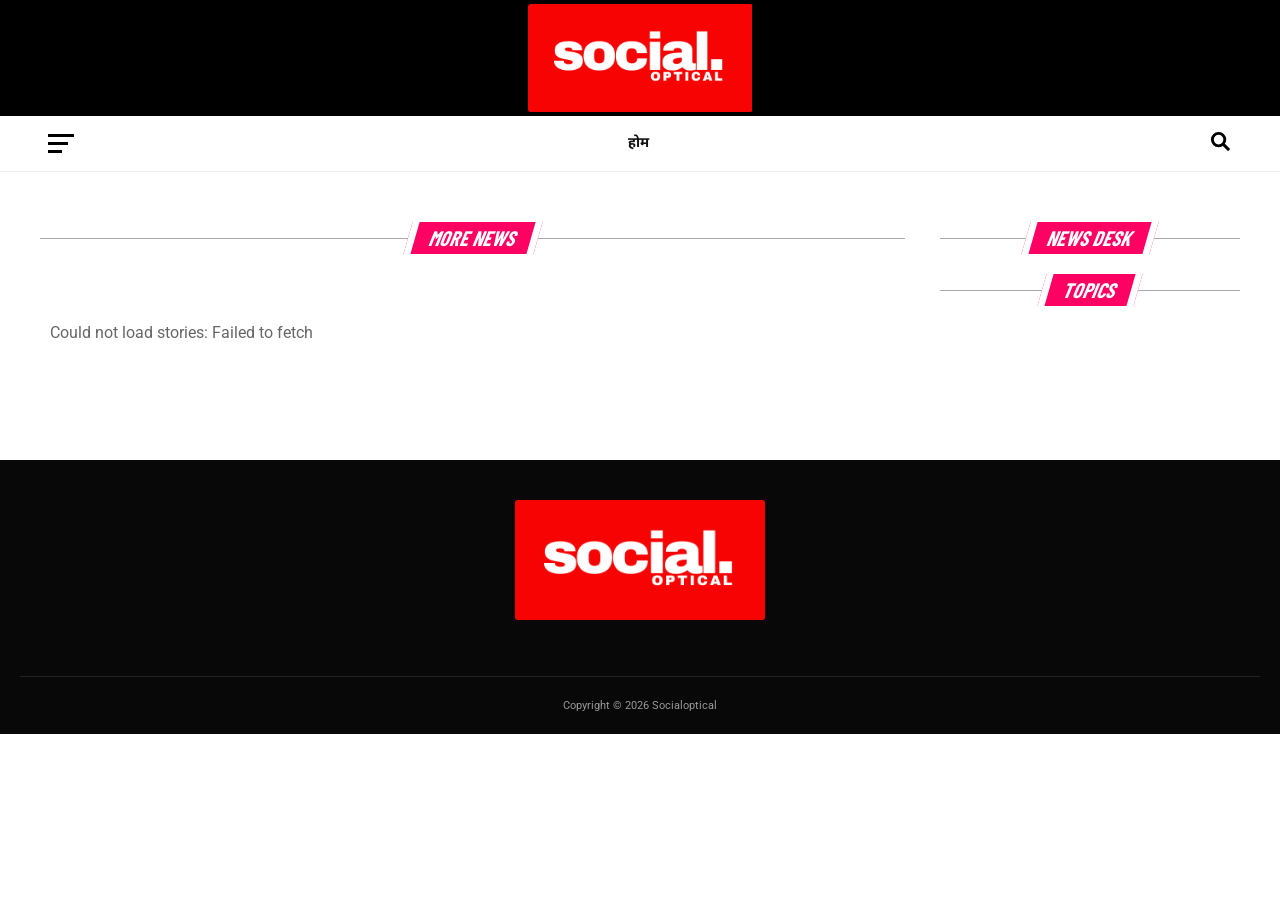
<file: news/1-1-lakh-children-aged-3-to-6-years-across-27000-anganwadis-will-now-receive-fresh-hot-cooked-meals-instead-of-ready-to-cook-food/index.html>
<!doctype html>
<html lang="hi"><head><meta charset="utf-8"><meta name="viewport" content="width=device-width,initial-scale=1"><link rel="icon" type="image/svg+xml" href="/favicon.svg?v=20261025-social-logo"><title>Socialoptical — News & Updates</title><meta name="description" content="News, updates and perspectives from Socialoptical. Explore Punjab, national news, world, business and more."><link rel="stylesheet" href="/news.css?v=20261107-sidebar-slugs"></head>
<body>
<header class="masthead"><a href="/" class="brand" aria-label="Socialoptical home"><img class="socialoptical-logo" src="/assets/brand/socialoptical-logo.png" alt="Social Optical" width="1172" height="564" fetchpriority="high"></a></header>
<div class="nav-shell"><nav class="navigation wrap" aria-label="Main navigation"><button class="menu-toggle" onclick="toggleMenu()" aria-label="Open category menu" aria-controls="menuPanel" aria-expanded="false"><span></span><span></span><span></span></button><div id="navigation" class="nav-links"><a href="/">होम</a></div><button class="search-toggle" aria-label="Search news" onclick="toggleSearch()"><svg width="23" height="23" viewBox="0 0 24 24" fill="none" stroke="currentColor" stroke-width="3" aria-hidden="true"><circle cx="10" cy="10" r="6.5"/><path d="m15 15 6 6"/></svg></button></nav><div class="wrap"><div id="menuPanel" class="menu-panel" hidden></div><div id="searchbar" class="searchbar" hidden><label for="search">Search stories</label><input id="search" type="search" placeholder="खबर खोजें…" autocomplete="off"><button onclick="clearSearch()">Clear</button></div></div></div>
<main id="databaseNews" class="wrap"><h1 id="feedHeading" class="archive-heading" hidden></h1><section id="homeTop" class="home-top" aria-label="Top stories" hidden><aside class="trending-column"><h2 class="section-label"><span>Trending</span></h2><div id="trendingPosts"></div></aside><div id="leadPosts" class="lead-column"></div><aside class="latest-column"><div id="homepageAdSlot"></div><h2 class="section-label"><span>Latest</span></h2><div id="latestPosts"></div></aside></section><div id="categorySections" class="category-sections"></div><section class="more-section"><div class="news-layout"><div><h2 id="moreHeading" class="section-label"><span>More news</span></h2><div id="livePosts" class="news-list"><p class="empty">Loading stories…</p></div><button id="loadMore" class="load-more" onclick="loadFeed(true)" hidden>More posts</button><p id="feedState" class="feed-state" role="status" aria-live="polite"></p></div><aside class="news-sidebar"><h2 class="section-label"><span>News desk</span></h2><div id="sideLatest"></div><div id="sidebarAdSlot"></div><h2 class="section-label"><span>Topics</span></h2><div id="topicLinks" class="tag-links"></div></aside></div></section></main>
<footer class="footer"><a class="footer-brand" href="/" aria-label="Socialoptical home"><img class="socialoptical-footer-logo" src="/assets/brand/socialoptical-logo.png" alt="Social Optical" width="1172" height="564" loading="lazy"></a><nav id="footerCategories" aria-label="Footer categories"></nav><p>Copyright © 2026 Socialoptical</p></footer>
<script src="/media-urls.js?v=20261025-social-logo"></script><script src="/db-config.js"></script><script src="/db-client.js?v=20261023c"></script><script src="/content-safe.js?v=20261025-social-logo"></script><script src="/ads-render.js?v=20261107-sidebar-slugs"></script><script src="/post-urls.js?v=20261107-slugs"></script><script src="/news-db.js?v=20261107-sidebar-slugs"></script></body></html>
</file>
<file: news.css>
@import url('https://fonts.googleapis.com/css2?family=Barlow+Condensed:wght@600;700;800&family=Noto+Sans+Devanagari:wght@400;500;600;700;800&family=Roboto:wght@400;500;700;900&display=swap');
:root{--pink:#ff0063;--ink:#111;--muted:#888;--line:#ddd;--green:#00c995}*{box-sizing:border-box}body{margin:0;background:#fff;color:var(--ink);font-family:Roboto,'Noto Sans Devanagari',Arial,sans-serif}button,input{font:inherit}button,a,summary{-webkit-tap-highlight-color:transparent}button,summary{cursor:pointer}a{color:inherit;text-decoration:none}a:hover{color:var(--pink)}a:focus-visible,button:focus-visible,summary:focus-visible,input:focus-visible{outline:3px solid var(--pink);outline-offset:4px}[hidden]{display:none!important}.wrap{max-width:1240px;margin:auto;padding:0 20px}.masthead{background:#000;height:80px;display:flex;align-items:center;justify-content:center}.brand{display:flex;align-items:center;color:#fff;gap:7px}.brand:hover{color:#fff}.brand strong{display:block;font-size:32px;font-weight:900;line-height:1;letter-spacing:-1.8px}.brand small{display:block;text-align:center;font-size:12px;letter-spacing:1.4px;margin-top:4px}.brand-mark{display:grid;gap:5px;width:31px}.brand-mark i{height:6px;background:#ed1c24}.nav-shell{background:white;position:relative;z-index:20;border-bottom:1px solid #eee}.navigation{display:flex;align-items:center;min-height:54px;gap:24px}.menu-toggle,.search-toggle{border:0;background:none;padding:8px;color:#000;flex-shrink:0}.menu-toggle{width:35px;display:grid;gap:5px}.menu-toggle span{height:3px;background:#000;width:26px}.menu-toggle span:nth-child(2){width:20px}.menu-toggle span:nth-child(3){width:14px}.nav-links{display:flex;align-items:center;justify-content:center;gap:23px;flex:1;flex-wrap:wrap;font-size:14px;font-weight:700}.nav-links>a,.nav-dropdown>summary{padding:18px 0;white-space:nowrap}.nav-links .selected{color:var(--pink)}.nav-dropdown{position:relative}.nav-dropdown summary{list-style:none}.nav-dropdown summary:after{content:' ▾';font-size:10px}.nav-dropdown>div{display:grid;gap:0;position:absolute;top:100%;right:0;background:#fff;min-width:180px;box-shadow:0 6px 20px #0002;border-top:3px solid var(--pink)}.nav-dropdown>div a{padding:12px 18px}.nav-dropdown>div a:hover{background:#f7f7f7}.menu-panel{padding:25px;background:#111;color:#fff;display:grid;grid-template-columns:repeat(5,1fr);gap:20px;margin-bottom:15px}.searchbar{display:flex;align-items:center;gap:15px;padding:20px 0}.searchbar label{font-size:13px;font-weight:700}.searchbar input{flex:1;min-width:0;padding:12px;border:1px solid #ccc}.searchbar button{background:#111;color:white;border:0;padding:13px 22px}.home-top{display:grid;grid-template-columns:minmax(0,1fr) minmax(0,1.63fr) 300px;gap:20px;margin:0 0 45px}.section-label{position:relative;display:flex;align-items:center;justify-content:center;text-transform:uppercase;font:700 italic 21px 'Barlow Condensed',Arial,sans-serif;margin:0 0 18px;line-height:1.2;isolation:isolate}.section-label:before{content:'';position:absolute;left:0;right:0;top:50%;height:1px;background:#aaa;z-index:-1}.section-label span{background:var(--pink);color:white;padding:3px 15px 4px;transform:skew(-16deg);display:inline-block;border-left:7px solid white;border-right:7px solid white}.trending-column{padding-top:0}.ranked-story{margin-bottom:24px}.story-image{display:block;overflow:hidden;background:#eee}.story-image img{display:block;width:100%;object-fit:cover;transition:opacity .2s}.story-image:hover img{opacity:.88}.ranked-story img{aspect-ratio:2.18}.ranked-copy{display:grid;grid-template-columns:38px 1fr;gap:9px;padding-top:13px}.rank-number{font:700 42px 'Barlow Condensed';color:#ccc;line-height:1.1;margin-top:18px}.story-meta{color:#888;font-size:10px;line-height:1.5;display:flex;gap:5px;flex-wrap:wrap;margin-bottom:6px}.story-meta a{font-weight:700;text-transform:uppercase}.story-meta time{font-weight:400;white-space:nowrap}.story-meta .divider{color:#bbb}.ranked-story h3{font-size:16px;line-height:1.55;margin:0;font-weight:800}.lead-story{margin-bottom:20px;background:#000;color:#fff}.lead-story .story-image img{aspect-ratio:1.88}.lead-copy{padding:15px 20px 20px}.lead-copy .story-meta{color:#ddd}.lead-copy .story-meta a{color:var(--green)}.lead-story h2{font-size:36px;line-height:1.4;letter-spacing:-1.1px;font-weight:500;margin:8px 0}.lead-story:not(:first-child) h2{font-size:27px}.lead-story p{font-size:14px;line-height:1.8;color:#ddd;margin:8px 0 0}.compact-story{display:grid;grid-template-columns:80px minmax(0,1fr);gap:12px;margin:0 0 17px}.compact-story img{width:80px;height:80px;object-fit:cover}.compact-story h3{font-size:15px;line-height:1.5;margin:0;font-weight:800}.latest-column .section-label{margin-top:20px}.category-sections{display:grid;grid-template-columns:repeat(3,minmax(0,1fr));gap:30px;margin-bottom:50px}.category-block .feature-card img{aspect-ratio:1.7}.category-block .feature-card h3{font-size:23px;line-height:1.5;margin:7px 0 12px;font-weight:800}.feature-card .story-meta{margin-top:13px}.category-block .compact-story{border-top:1px solid #eee;padding-top:17px;margin-top:17px}.category-more{display:block;text-align:center;text-transform:uppercase;border:1px solid #ccc;padding:10px;font-size:11px;font-weight:700;margin-top:20px}.news-layout{display:grid;grid-template-columns:minmax(0,1fr) 300px;gap:35px}.news-list{display:grid;gap:26px}.story-card{display:grid;grid-template-columns:43% minmax(0,1fr);gap:22px;border-bottom:1px solid #eee;padding-bottom:26px}.story-card .story-image img{height:100%;min-height:180px;aspect-ratio:1.55}.story-card h3{font-size:25px;line-height:1.5;margin:7px 0 10px;letter-spacing:-.4px}.story-card p{font-size:14px;color:#555;line-height:1.9;margin:0}.load-more{background:white;border:1px solid #aaa;text-transform:uppercase;font-weight:700;font-size:12px;padding:14px 40px;display:block;margin:30px auto}.load-more:hover{background:#111;color:#fff}.tag-links{display:flex;flex-wrap:wrap;gap:8px}.chip{padding:7px 10px;font-size:11px;border:1px solid #ddd}.news-sidebar .section-label{margin-bottom:20px}.news-sidebar .tag-links{margin-bottom:30px}.archive-heading{font-size:34px;border-bottom:3px solid var(--pink);padding:24px 0 12px;margin:0 0 30px}.feed-state{font-size:12px;color:#777}.empty,.db-empty{padding:35px 10px;color:#666}.no-image{background:#eee;min-height:160px;display:flex;align-items:center;justify-content:center;font-weight:800;font-size:23px;color:#999}.compact-story .no-image{min-height:80px;font-size:10px}.ad-wrap{width:300px;max-width:300px;margin:0 auto 24px}.ad-label{display:block;text-align:center;font-size:8px;letter-spacing:2px;color:#999;text-transform:uppercase;margin:0 0 6px}.direct-banner,.direct-banner img{display:block;width:300px;height:250px;object-fit:cover}.rail-ad{width:300px;height:250px;background:#111;color:#fff;display:flex;flex-direction:column;justify-content:center;align-items:center;text-align:center;position:relative;padding:25px}.rail-ad .eyebrow{font-size:10px;letter-spacing:2px;color:#aaa}.rail-ad strong{font-size:34px;line-height:1.05;margin:16px 0}.rail-ad em{font-size:12px;background:var(--pink);padding:10px 18px;font-style:normal}.rail-ad .size{font-size:8px;color:#aaa;margin-top:15px}.news-list>.feed-ad{margin:0 auto 20px}.footer{margin-top:55px;background:#080808;color:#fff;text-align:center;padding:40px 20px 0}.footer-brand{display:block;font-size:37px;font-weight:900;letter-spacing:-2px}.footer-brand span{color:#ec1c24}.footer nav{display:flex;justify-content:center;flex-wrap:wrap;gap:18px;margin:28px auto;max-width:900px;font-size:12px;font-weight:700}.footer p{font-size:11px;color:#999;border-top:1px solid #222;padding:22px;margin:0}.article-layout{display:grid;grid-template-columns:minmax(0,1fr) 300px;gap:40px;margin-top:35px}.article-page h1{font-size:42px;line-height:1.45;margin:15px 0}.article-page>.meta{font-size:12px;color:#888}.article-hero{width:100%;height:auto;margin:15px 0}.article-body{font-size:18px;line-height:1.95;overflow-wrap:anywhere}.article-body img{max-width:100%;height:auto}.article-body table{max-width:100%;display:block;overflow:auto}.category{font-size:12px;color:var(--pink);font-weight:700}.article-rail{padding-top:15px}.article-body .ad-wrap{margin:30px auto}
@media(min-width:1400px){.wrap{max-width:1240px}.home-top{grid-template-columns:315px minmax(0,1fr) 300px}}
@media(max-width:1100px){.nav-links{gap:15px;font-size:12px}.home-top{grid-template-columns:230px minmax(0,1fr) 300px;gap:18px}.lead-story h2{font-size:29px}.ranked-story h3{font-size:14px}.category-sections{gap:20px}.story-card h3{font-size:22px}}
@media(max-width:900px){.home-top{grid-template-columns: minmax(0,1fr) 300px}.lead-column{grid-column:1;grid-row:1}.latest-column{grid-column:2;grid-row:1}.trending-column{grid-column:1/-1;display:grid;grid-template-columns:repeat(3,minmax(0,1fr));gap:20px}.trending-column>.section-label{grid-column:1/-1;margin-bottom:0}.trending-column .ranked-story:nth-child(n+4){display:none}.trending-column>#trendingPosts{display:contents}.rank-number{font-size:33px}.category-sections{grid-template-columns:repeat(2,minmax(0,1fr))}.category-block:last-child{grid-column:1/-1}.nav-links{gap:15px}.navigation{gap:12px}.nav-links>a,.nav-dropdown>summary{padding:12px 0}.menu-panel{grid-template-columns:repeat(3,1fr)}.news-layout,.article-layout{gap:25px}.story-card{grid-template-columns:1fr}.story-card .story-image img{aspect-ratio:1.8;max-height:300px}}
@media(max-width:650px){.wrap{padding:0 15px}.masthead{height:73px}.brand strong{font-size:29px}.navigation{min-height:53px}.nav-links{justify-content:start;flex-wrap:nowrap;overflow-x:auto;gap:21px;scrollbar-width:none}.nav-dropdown{position:static}.nav-dropdown>div{top:100%;left:15px;right:15px;grid-template-columns:repeat(2,1fr)}.nav-links>a,.nav-dropdown>summary{font-size:13px;padding:17px 0}.home-top{display:flex;flex-direction:column;margin-bottom:30px}.lead-column{order:0}.trending-column{order:1;display:block}.latest-column{order:2}.lead-story h2{font-size:29px;line-height:1.5}.lead-story:not(:first-child){display:grid;grid-template-columns:40% 1fr;background:#fff;color:#111;gap:13px;border-bottom:1px solid #ddd;padding-bottom:18px}.lead-story:not(:first-child) .lead-copy{padding:0}.lead-story:not(:first-child) .story-image img{height:100%;min-height:130px;object-fit:cover}.lead-story:not(:first-child) h2{font-size:17px;line-height:1.5;letter-spacing:0}.lead-story:not(:first-child) p{display:none}.lead-story:not(:first-child) .story-meta{color:#888}.lead-story:not(:first-child) .story-meta a{color:#777}.trending-column>#trendingPosts{display:grid;grid-template-columns:1fr 1fr;gap:15px}.ranked-story:nth-child(n+3){display:none!important}.ranked-story img{aspect-ratio:1.6}.ranked-copy{grid-template-columns:25px 1fr;gap:5px}.ranked-story h3{font-size:14px}.rank-number{font-size:30px}.latest-column{padding-top:15px}.latest-column>#latestPosts{display:grid;grid-template-columns:1fr 1fr;gap:15px}.latest-column .compact-story{display:block}.latest-column .compact-story img{width:100%;height:110px;margin-bottom:10px}.latest-column .compact-story h3{font-size:14px}.category-sections{display:block;margin-bottom:25px}.category-block{margin-bottom:35px}.category-block .feature-card h3{font-size:24px}.news-layout,.article-layout{grid-template-columns:1fr}.story-card{grid-template-columns:38% minmax(0,1fr);gap:13px;padding-bottom:18px}.story-card .story-image img{min-height:115px;aspect-ratio:1}.story-card h3{font-size:17px;line-height:1.5;margin:0}.story-card p{display:none}.news-sidebar{margin-top:15px}.news-sidebar #sideLatest{display:none}.article-page h1{font-size:30px}.article-body{font-size:17px}.searchbar{gap:8px}.searchbar label{display:none}.menu-panel{grid-template-columns:repeat(2,1fr);font-size:14px}.footer-brand{font-size:30px}.archive-heading{font-size:28px}.section-label{font-size:21px}.story-meta{font-size:9px}}

/* Publisher-supplied Social Optical artwork */
.masthead{height:116px}.brand .socialoptical-logo{display:block;width:225px;height:108px;object-fit:contain;border-radius:3px}.footer-brand{width:max-content;max-width:100%;margin:0 auto}.footer-brand .socialoptical-footer-logo{display:block;width:250px;height:auto;object-fit:contain;border-radius:3px}@media(max-width:650px){.masthead{height:94px}.brand .socialoptical-logo{width:180px;height:87px;max-width:70vw}.footer-brand .socialoptical-footer-logo{width:220px;max-width:75vw}}

.article-ad-position,.post-ad-position,#homepageAfterCategoriesAd{display:flex;justify-content:center;clear:both;margin:28px 0}.article-ad-position .ad-wrap,.post-ad-position .ad-wrap{float:none;max-width:100%}

/* Article advertising rail: fixed creative dimensions with a mobile in-flow layout. */
.article-layout{display:grid;grid-template-columns:minmax(0,1fr) 300px;gap:32px;align-items:start}
.article-page{min-width:0}
.article-rail{width:300px;min-width:300px;align-self:start;position:sticky;top:24px;padding-top:0;margin-top:0}
.article-rail>.ad-wrap{width:300px;max-width:300px;margin:0}
.article-rail .gpt-slot,.article-rail .direct-banner,.article-rail .direct-banner img{width:300px;height:250px}
@media(max-width:760px){.article-layout{display:flex;flex-direction:column;gap:24px}.article-page{width:100%}.article-rail{position:static;align-self:center;max-width:100%;margin:0 auto 24px}}

/* Two independent 300x250 homepage placements, stacked below one another. */
.homepage-ad-stack{display:flex;flex-direction:column;gap:24px;width:300px;max-width:100%;margin:0 auto}.homepage-ad-stack>.ad-wrap{width:300px;max-width:100%;margin:0}
</file>
<file: admin/editor.css>
.editor-layout{display:grid;grid-template-columns:minmax(0,1fr) 295px;gap:22px}.editor-title{font:800 27px Manrope!important;border:0!important;padding:0!important;width:100%;outline-offset:5px}.editor-toolbar{display:flex;flex-wrap:wrap;gap:5px;padding:12px 16px;border-bottom:1px solid var(--line);background:#fafcf7;position:sticky;top:0;z-index:2}.editor-toolbar button,.editor-toolbar select{border:1px solid var(--line);background:white;border-radius:4px;padding:7px 10px;font-size:11px;min-height:34px}.writing-area{min-height:430px;padding:25px;outline:0;line-height:1.9;font-size:16px;overflow-wrap:anywhere}.writing-area:empty:before{content:'Start telling your story…';color:#adb7a6}.writing-area img{max-width:100%;height:auto}.writing-area h2{font-size:25px;margin:25px 0 12px}.writing-area p{color:var(--ink);font-size:16px;line-height:1.9}.writing-area blockquote{border-left:3px solid #9cb875;padding-left:17px;color:#70815f}.editor-meta{display:flex;justify-content:space-between;padding:12px 24px;border-top:1px solid var(--line);font-size:10px;color:var(--muted)}.field textarea{width:100%;resize:vertical;min-height:90px;padding:12px;border:1px solid var(--line);border-radius:5px;font:12px 'DM Sans'}.term-options{max-height:175px;overflow:auto;display:flex;flex-direction:column;gap:8px;margin:12px 0}.term-options label{font-size:11px;display:flex;gap:8px;align-items:center}.term-options input{accent-color:#729645}.featured-preview{width:100%;max-height:175px;object-fit:cover;border-radius:5px;margin:10px 0}.inline-actions{display:flex;gap:8px;flex-wrap:wrap}.save-bar{display:flex;align-items:center;gap:10px}.status-badge{padding:5px 8px;border-radius:4px;background:#eef4e6;font-size:9px;font-weight:700;color:#55743a}.post-list-title{max-width:500px}.post-list-title button{border:0;background:none;text-align:left;font:600 12px 'DM Sans';color:#284d31;cursor:pointer}.pager{display:flex;gap:10px;align-items:center}.lock-notice{padding:25px;background:#edf3e5;border-radius:8px;line-height:1.8;font-size:12px}.editor-fieldset{border:0;padding:0;margin:0;min-width:0}.ad-edit-grid{display:grid;grid-template-columns:minmax(0,1fr) 340px;gap:25px}.ad-preview-box{position:sticky;top:25px;align-self:start;background:#fff;border:1px solid var(--line);padding:20px;border-radius:8px}.ad-preview-frame{width:300px;height:250px;background:#e7eddd;display:flex;align-items:center;justify-content:center;margin:10px auto;text-align:center;color:#526c3b;overflow:hidden;max-width:none}.ad-preview-frame img{width:300px;height:250px;object-fit:cover}.placement-buttons{display:flex;flex-wrap:wrap;gap:8px;margin:20px 0}.placement-buttons button{padding:10px 15px;border:1px solid var(--line);background:#fff;border-radius:6px;font-size:11px}.placement-buttons button.active{background:var(--green);border-color:#c0d98d}.modal.article-preview{max-width:850px;max-height:88vh;overflow:auto}.article-preview-body{line-height:1.9;font-size:16px}.article-preview-body img{max-width:100%;height:auto}.editor-message{white-space:pre-line;font-size:11px;line-height:1.7;margin:15px 0;color:#667d4e}.edit-error{color:#a34839}.post-filter{display:flex;gap:10px}.post-filter input,.post-filter select{padding:9px 12px;border:1px solid var(--line);border-radius:5px;font-size:11px;background:white}.editor-hero{width:100%;max-height:300px;object-fit:cover}.editor-hero:not([src]){display:none}.label-note{font-size:10px;color:var(--muted);line-height:1.6}.seo-count{font-size:10px;color:var(--muted)}.full-width{width:100%}.editor-login{margin:20px 0}.writing-area table{display:block;overflow:auto;max-width:100%}
@media(max-width:1050px){.editor-layout,.ad-edit-grid{grid-template-columns:1fr}.editor-sidebar{display:grid;grid-template-columns:1fr 1fr;gap:20px}.ad-preview-box{position:static;max-width:350px}.editor-sidebar .card{margin-bottom:0}}@media(max-width:650px){.editor-sidebar{display:block}.editor-sidebar .card{margin-bottom:20px}.heading{flex-wrap:wrap}.save-bar{width:100%}.writing-area{padding:18px;min-height:350px}.editor-title{font-size:23px!important}.post-filter{flex-wrap:wrap}.ad-preview-box{padding:10px;max-width:100%;overflow:auto}.editor-toolbar{padding:9px}.editor-toolbar button{padding:7px 10px}.editor-layout{gap:15px}}
body:not(.admin-authenticated) .app{display:none}#loginGate{min-height:100vh;display:grid;grid-template-columns:1fr 1fr;background:#f7f9f3}.login-brand{background:#1d3326;padding:70px 65px;color:#f1f5e8;display:flex;flex-direction:column;justify-content:space-between}.login-brand .logo{font-size:36px}.login-brand h1{font-size:48px;line-height:1.15;max-width:470px;margin:60px 0 20px;letter-spacing:-2px}.login-brand p{color:#b1c4a6;max-width:340px;font-size:14px;line-height:1.9}.login-brand .login-label{font-size:10px;letter-spacing:2px;color:#bfd57c}.login-form-area{display:flex;align-items:center;justify-content:center;padding:40px}.login-card{width:100%;max-width:380px}.login-card h2{font-size:28px;margin:10px 0}.login-card p{font-size:12px;line-height:1.8}.login-card .field{margin-top:22px}.login-card .field input{padding:14px}.login-card .btn{padding:14px;width:100%;font-size:12px}.login-security{font-size:10px;color:var(--muted);margin-top:22px;line-height:1.8}#loginGate[hidden]{display:none!important}@media(max-width:750px){#loginGate{display:block}.login-brand{padding:30px}.login-brand h1{font-size:30px;letter-spacing:-1px;margin:35px 0 10px}.login-brand .logo{font-size:28px}.login-brand p{display:none}.login-brand .login-label{margin-top:20px}.login-form-area{padding:30px 24px}.login-card{max-width:420px}}

.ad-edit-grid.google-mode{grid-template-columns:1fr}.google-mode .ad-preview-box{display:none}.google-code-heading{display:flex;align-items:center;justify-content:space-between;gap:20px;margin:20px 0}.google-code-heading p{font-size:11px;margin-bottom:0}.google-code-grid{display:grid;grid-template-columns:repeat(2,minmax(0,1fr));gap:20px}.google-code-card{border:1px solid var(--line);border-radius:8px;overflow:hidden;background:#fff}.google-code-title{display:flex;align-items:center;gap:10px;padding:15px;background:#f6f9ef;border-bottom:1px solid var(--line)}.google-code-title h3{font:700 14px Manrope;margin:0 0 5px}.google-code-title small{font-size:10px;color:var(--muted)}.google-code-title .btn{margin-left:auto;padding:7px 10px;font-size:9px}.code-step{height:28px;width:28px;border-radius:50%;background:#d6edaa;display:grid;place-items:center;font-size:11px;flex-shrink:0}.google-code-card textarea{width:100%;height:300px;resize:vertical;padding:18px;border:0;outline-offset:-3px;font:12px/1.8 ui-monospace,SFMono-Regular,Consolas,monospace;background:#18271e;color:#d4e8bd;white-space:pre;overflow:auto;display:block;tab-size:2}.google-code-card textarea::placeholder{color:#84977c}.google-code-card p{font-size:10px;margin:0;padding:12px 15px;background:#fbfcf8}.google-validate{display:flex;gap:15px;align-items:center;padding:18px 0;font-size:11px;color:#6f8556}.google-validate .invalid{color:#ad5140}.google-validate .valid{color:#467630}@media(max-width:700px){.google-code-grid{grid-template-columns:1fr}.google-code-heading,.google-validate{align-items:start;flex-direction:column}.google-code-card textarea{height:240px}}

.editor-only .admin-only{display:none!important}

.placement-controls{display:block!important;background:#fff;border:1px solid var(--line);border-radius:8px;padding:18px;margin:20px 0}.placement-controls>label{display:block;font-weight:700;font-size:13px;margin-bottom:10px}.placement-picker-row{display:flex;gap:12px;align-items:center;flex-wrap:wrap}.placement-picker-row select{display:block!important;min-height:46px;flex:1;min-width:240px;max-width:100%;padding:10px;border:1px solid #a9b99c;border-radius:6px;background:#fff;color:#19261e;font:inherit}.placement-controls p{font-size:12px;margin:10px 0 0}.placement-picker-row button{min-height:46px}@media(max-width:600px){.placement-picker-row{display:grid;grid-template-columns:minmax(0,1fr)}.placement-picker-row select{width:100%;min-width:0}}
</file>
